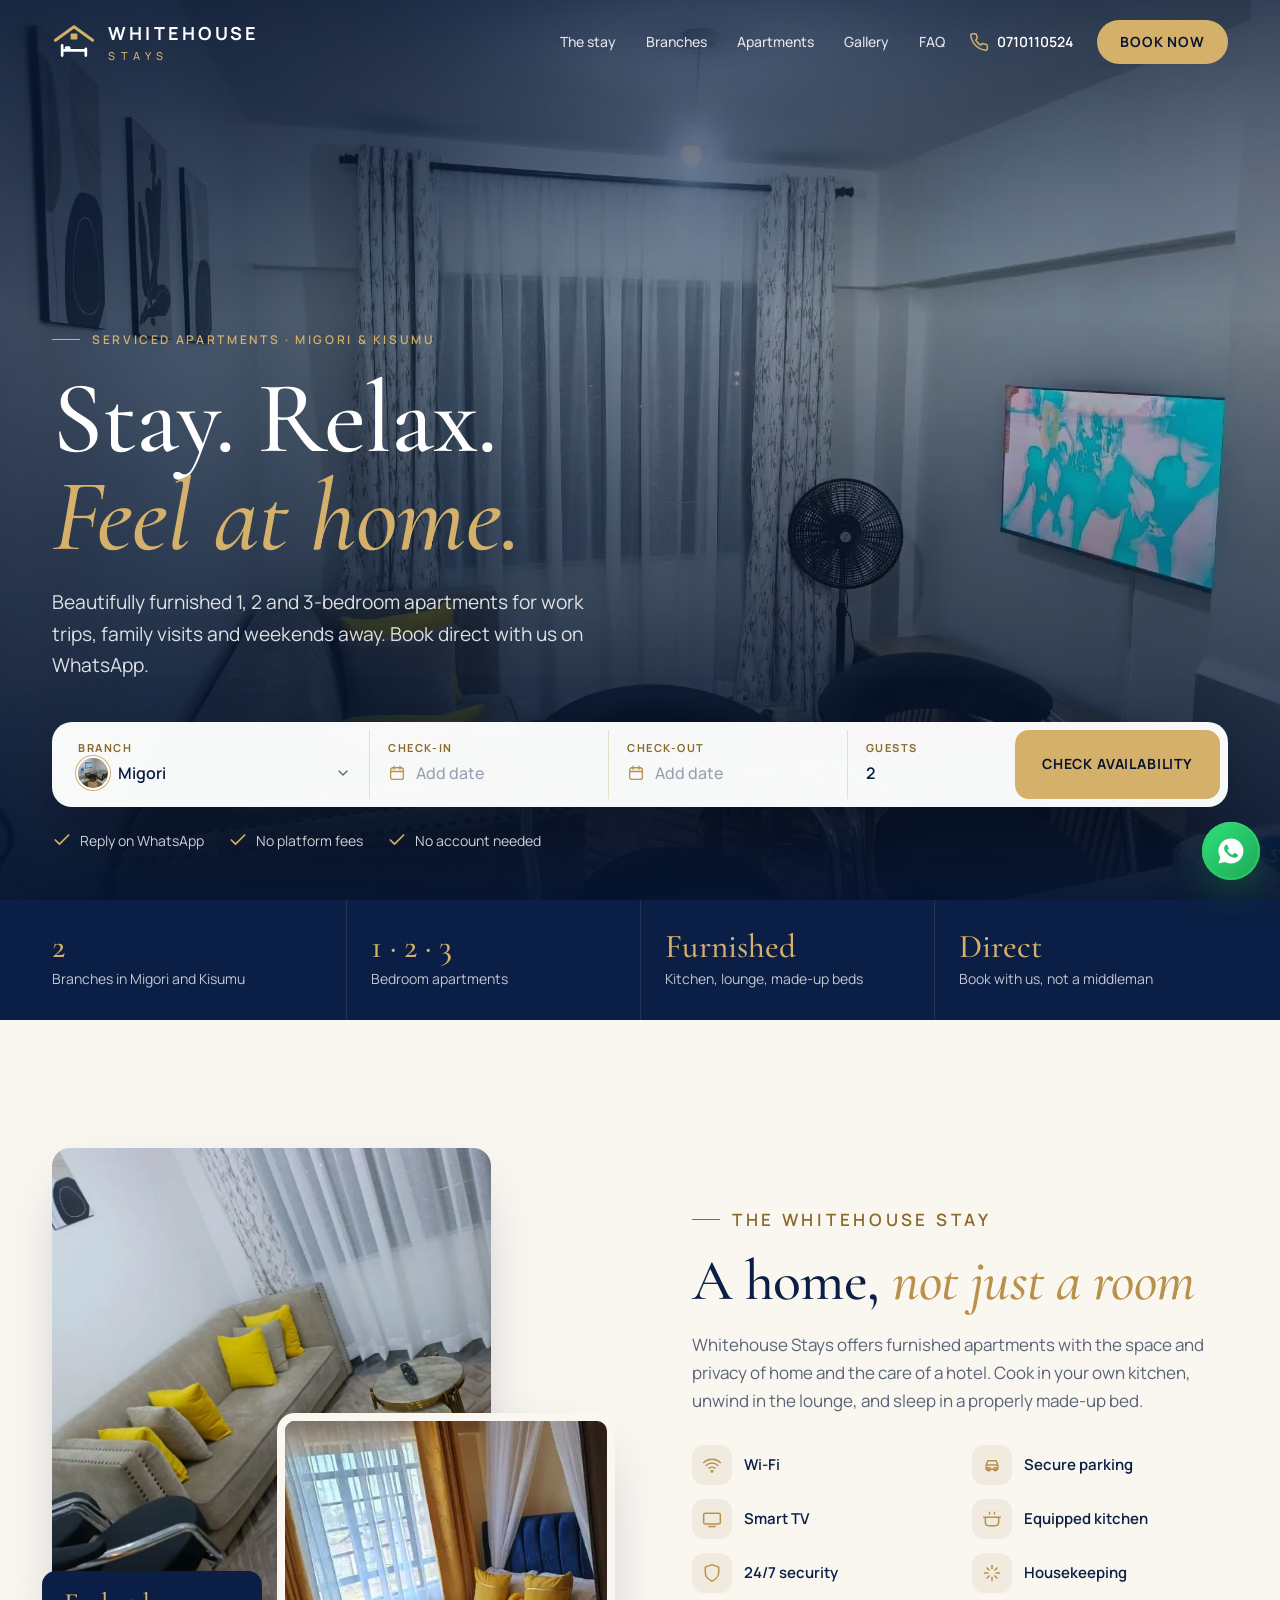
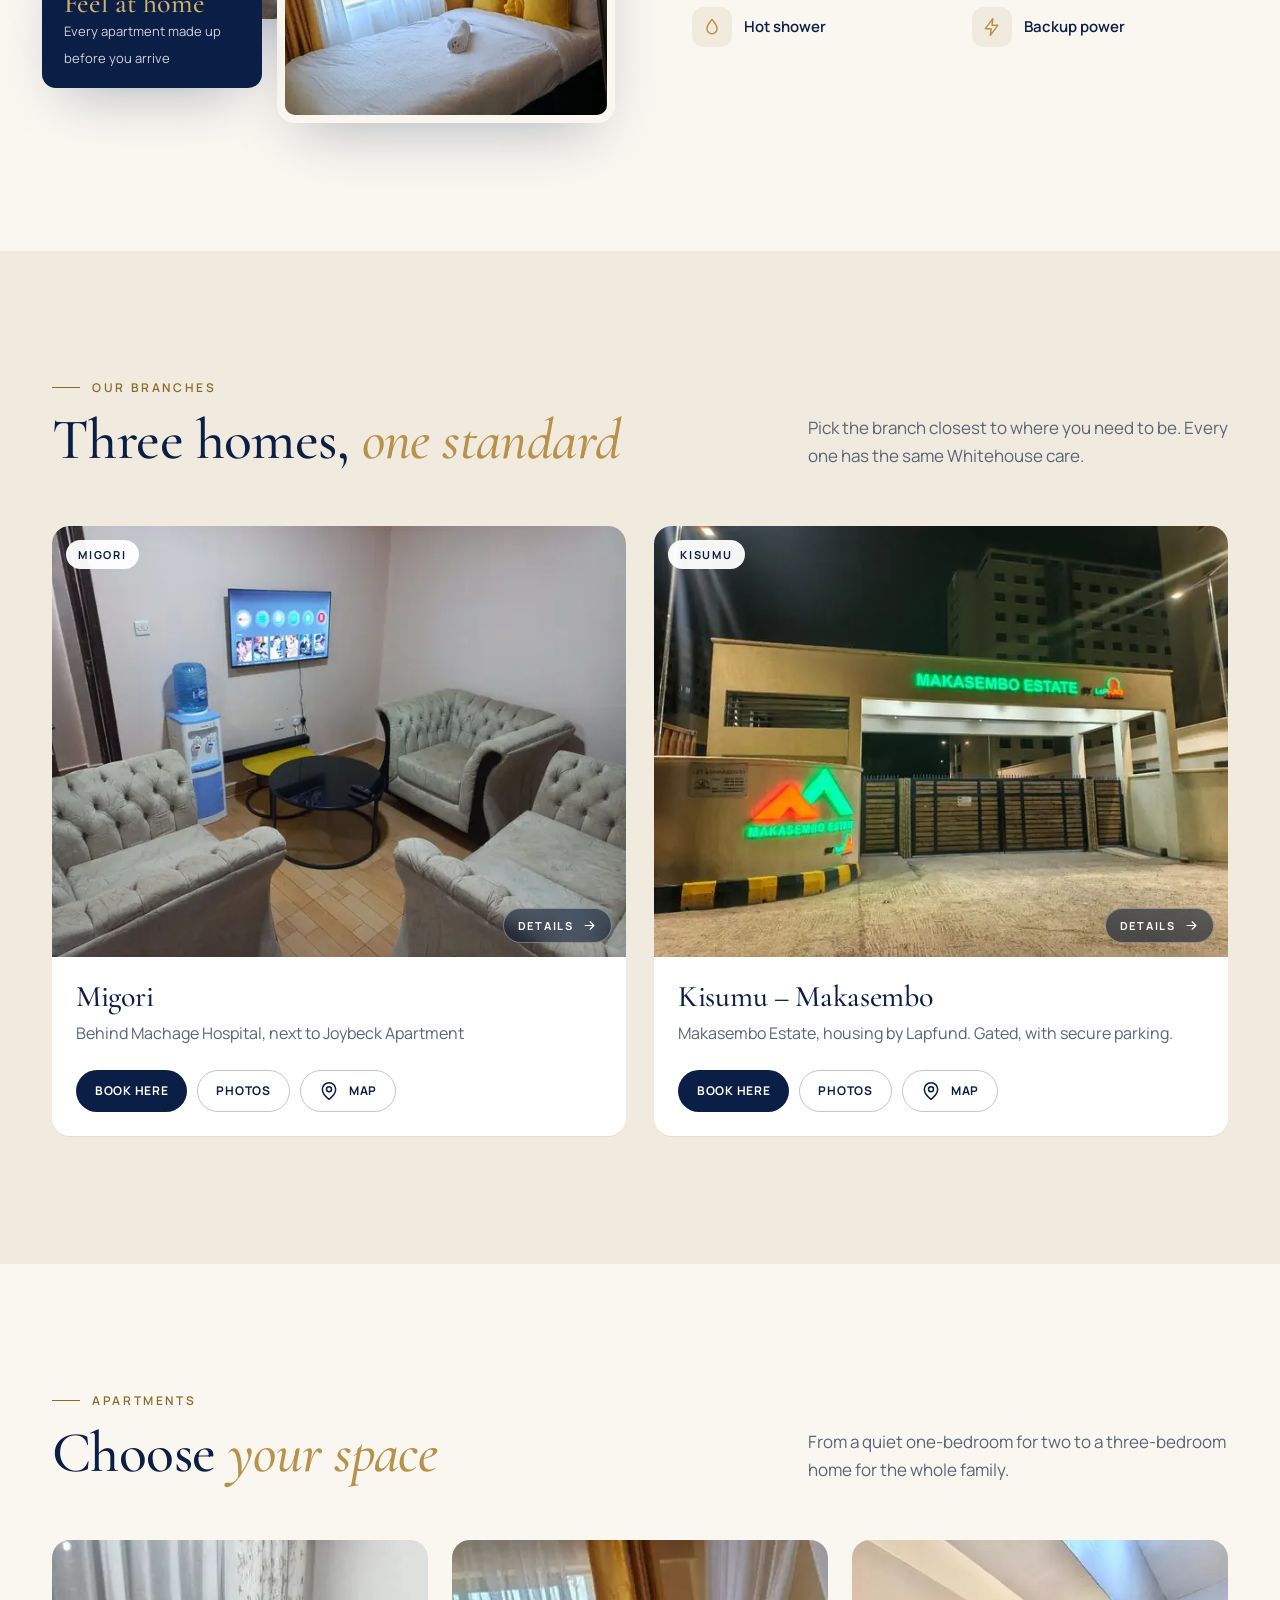
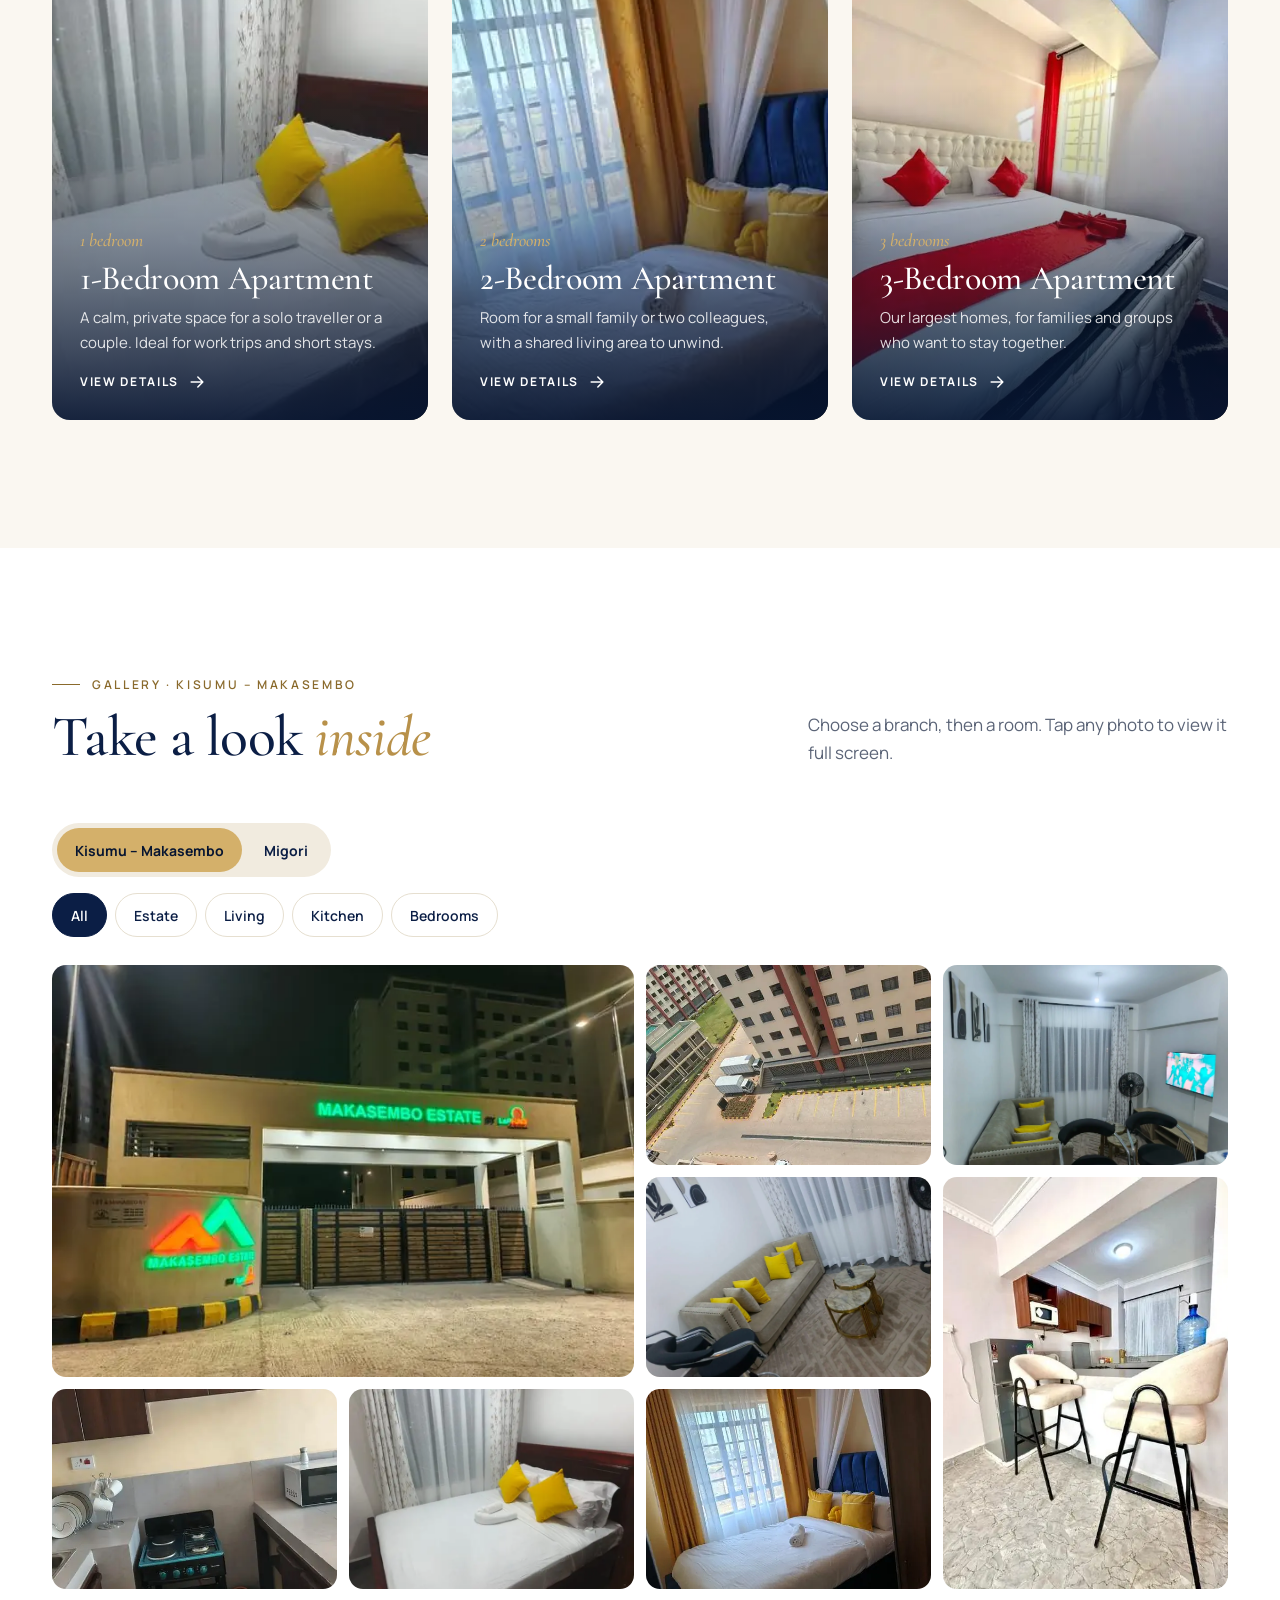
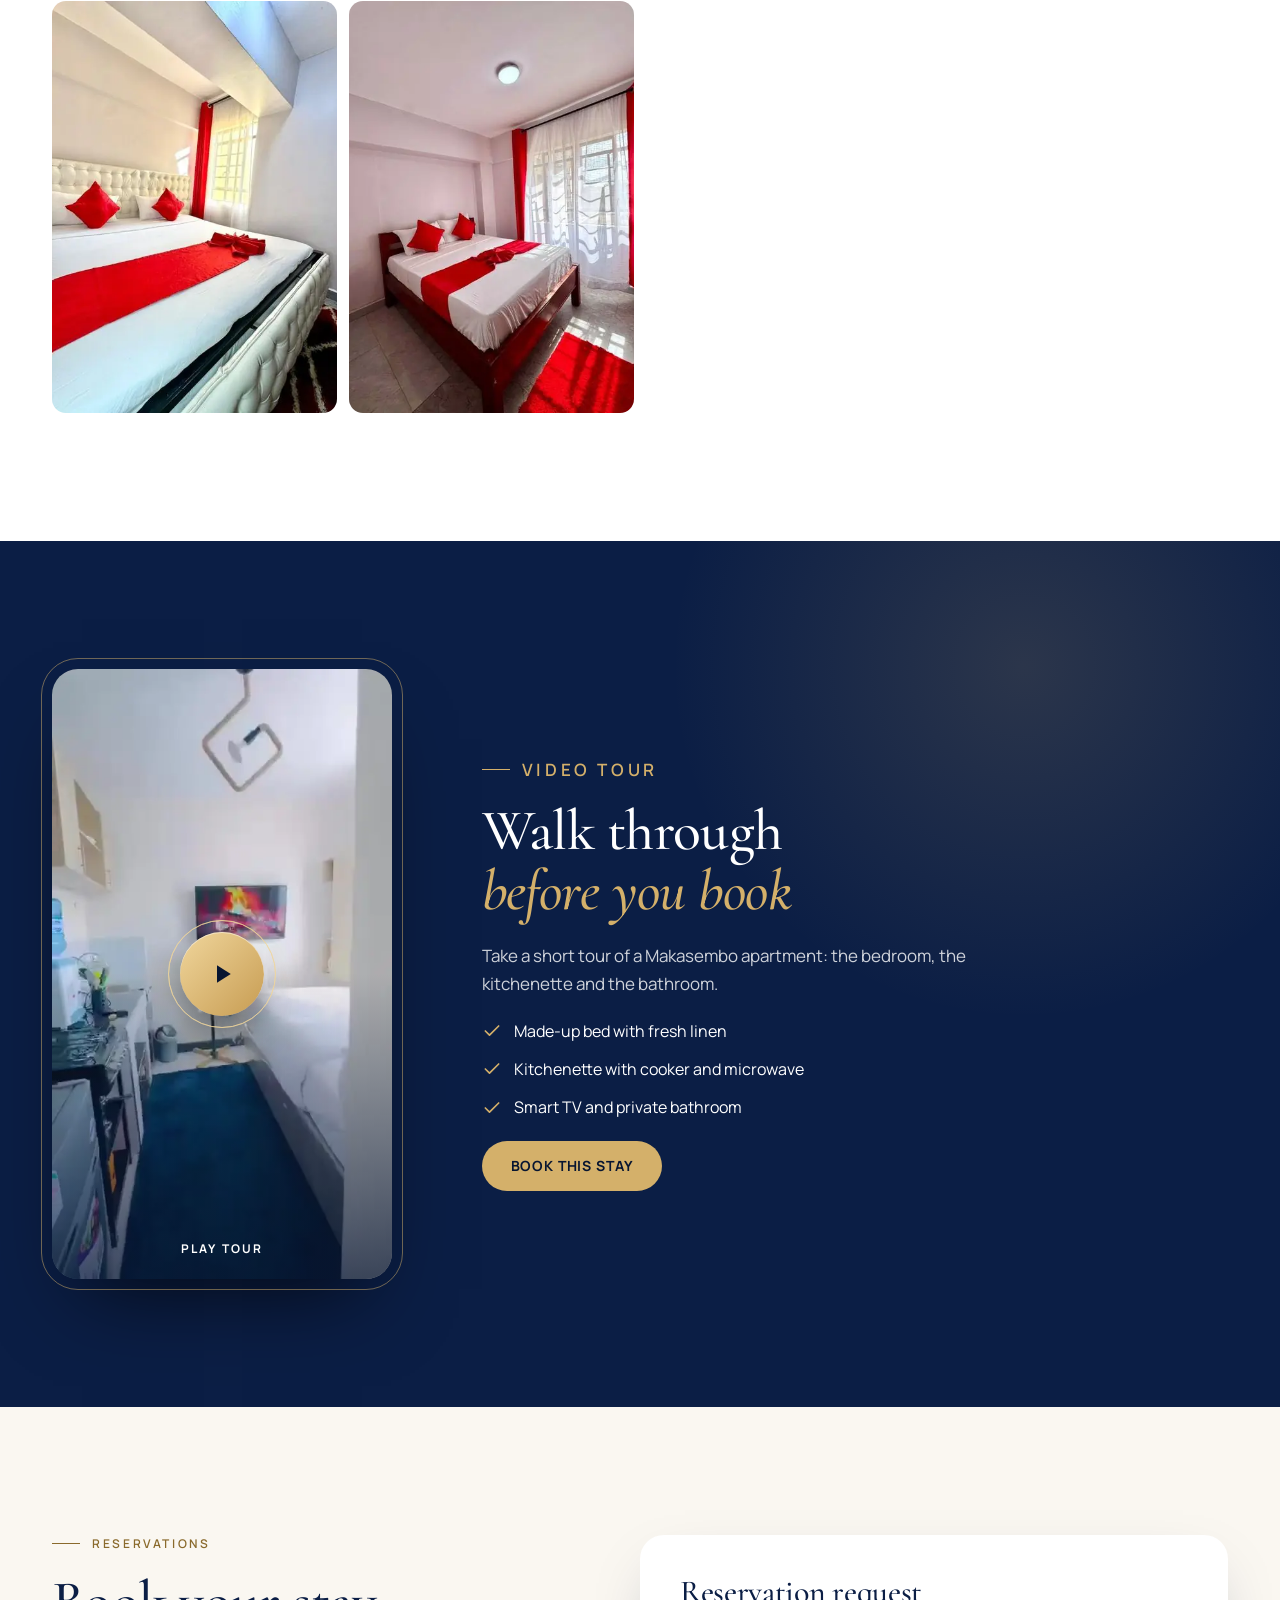
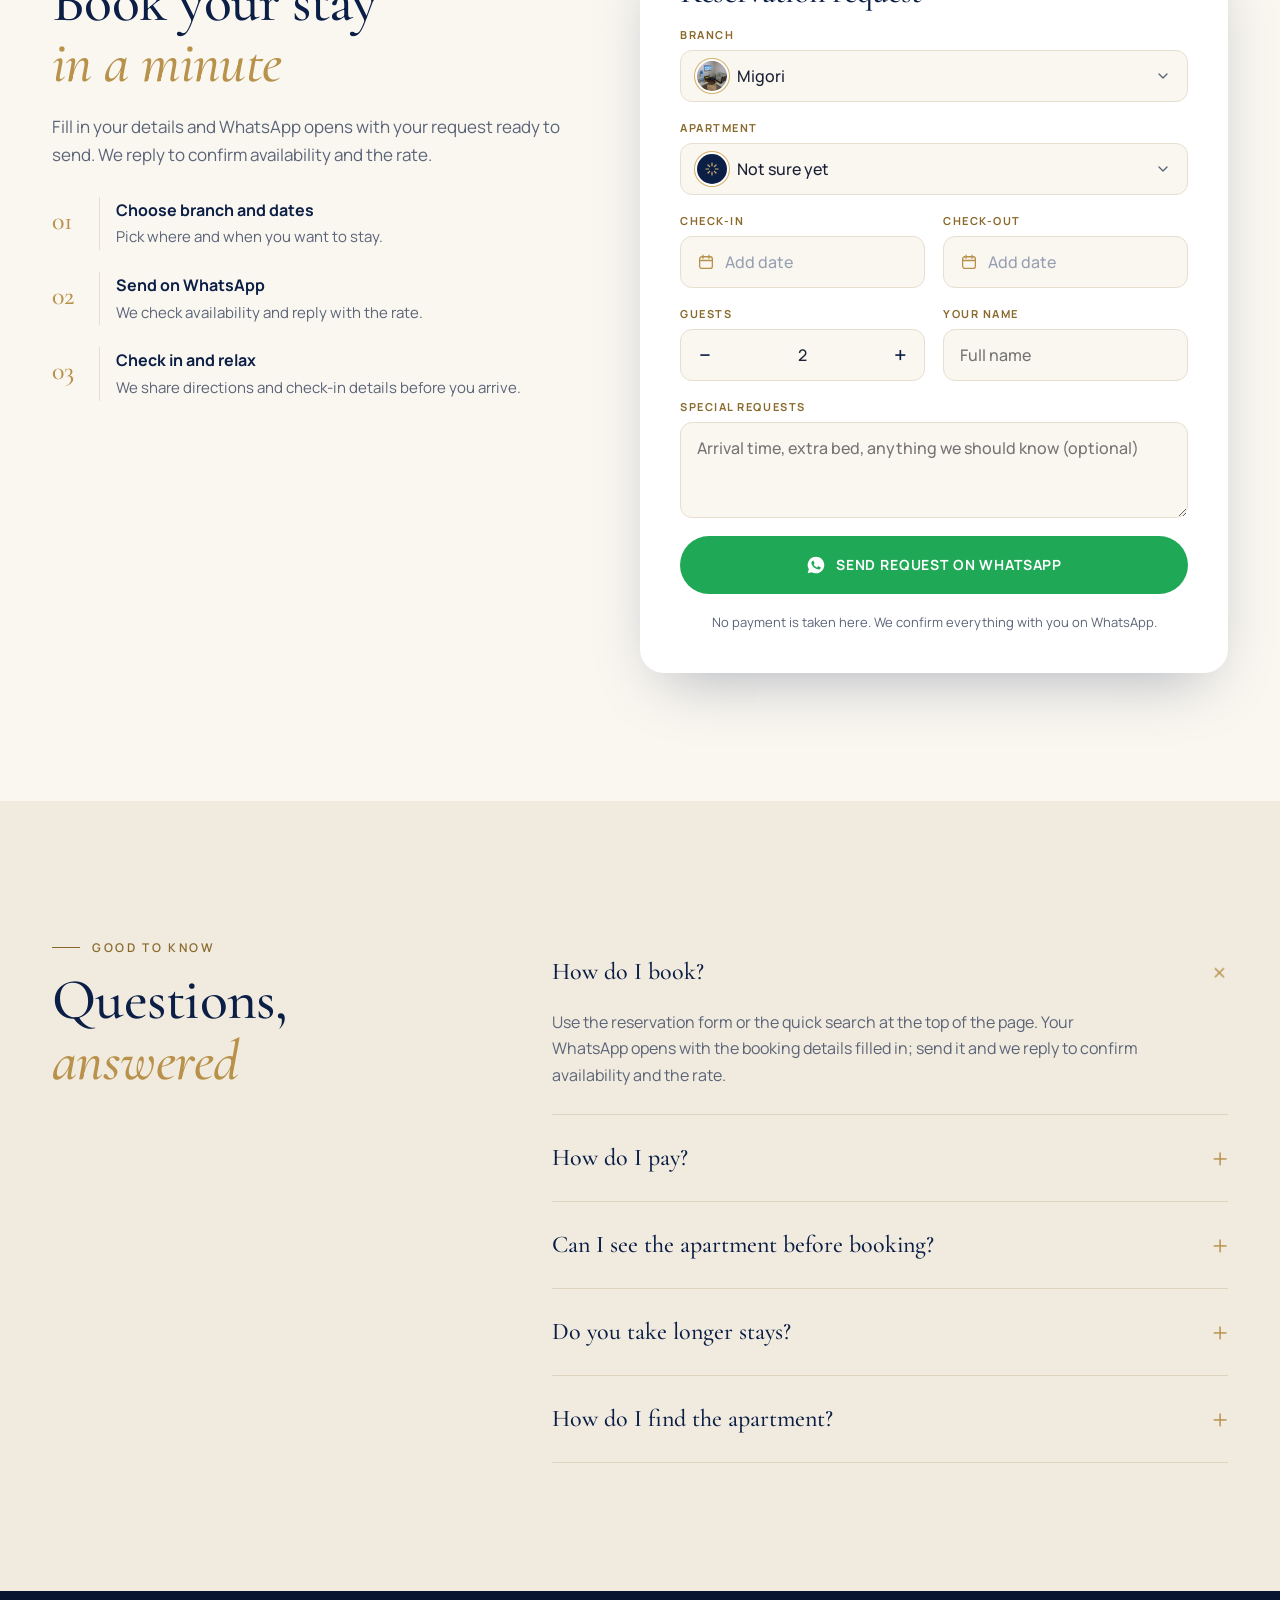
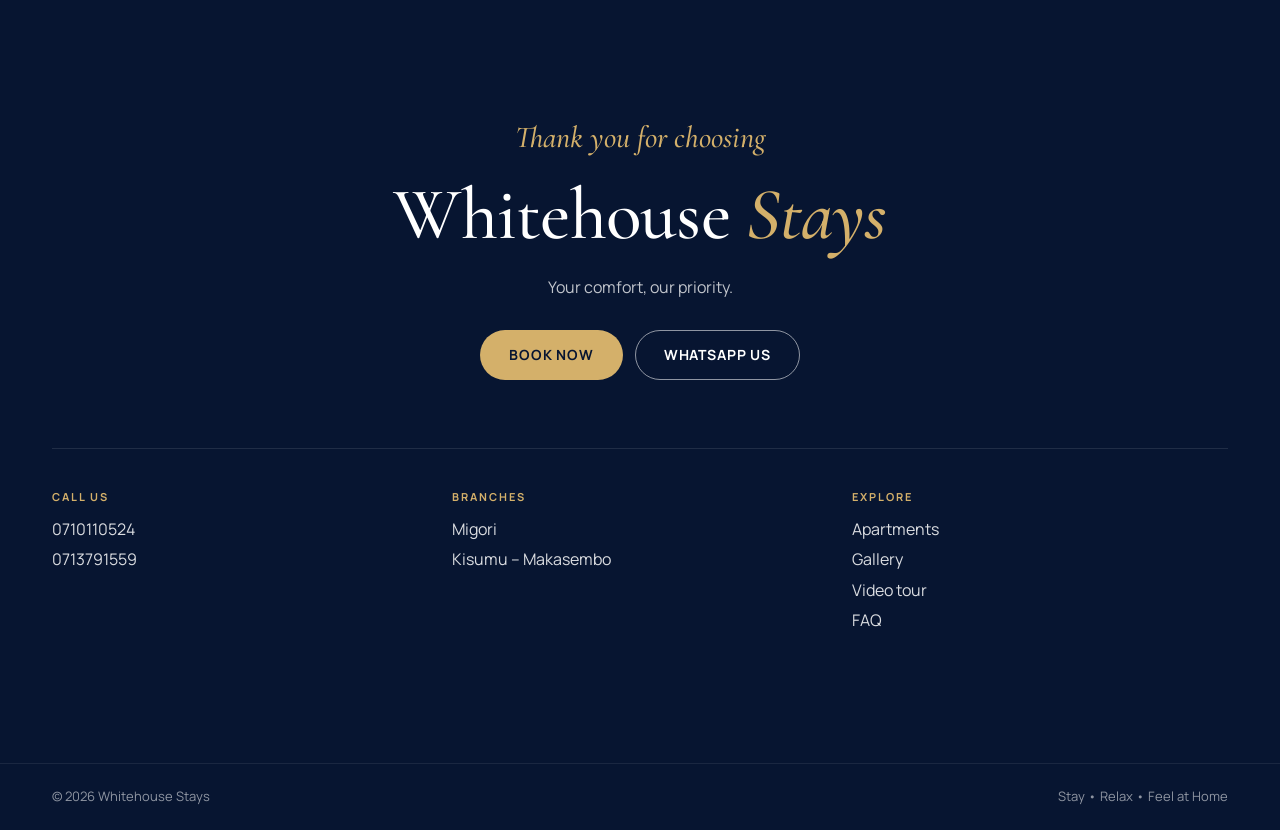
<file: index.html>
<!doctype html>
<html lang="en">
<head>
<meta charset="utf-8">
<meta name="viewport" content="width=device-width, initial-scale=1, viewport-fit=cover">
<title>Whitehouse Stays | Serviced apartments in Migori and Kisumu</title>
<meta name="description" content="Furnished 1, 2 and 3-bedroom serviced apartments in Migori and Kisumu (Makasembo Estate). Book direct on WhatsApp. Stay, relax, feel at home.">
<meta name="theme-color" content="#0b1e45">
<meta property="og:type" content="website">
<meta property="og:title" content="Whitehouse Stays · Serviced apartments in Migori and Kisumu">
<meta property="og:description" content="Furnished 1, 2 and 3-bedroom apartments. Book direct on WhatsApp.">
<meta property="og:image" content="images/makasembo/03-living-room.jpg">
<meta name="twitter:card" content="summary_large_image">
<link rel="icon" type="image/svg+xml" href="data:image/svg+xml,%3Csvg xmlns='http://www.w3.org/2000/svg' viewBox='0 0 52 44'%3E%3Crect width='52' height='44' rx='8' fill='%230b1e45'/%3E%3Cpath d='M6 21 26 6l20 15' stroke='%23d4b06a' stroke-width='4' fill='none' stroke-linecap='round' stroke-linejoin='round'/%3E%3Cpath d='M14 36V26M14 31h24M38 36V29' stroke='%23fff' stroke-width='3.5' stroke-linecap='round'/%3E%3C/svg%3E">
<link rel="preload" as="image" type="image/webp" href="images/makasembo/03-living-room.webp" fetchpriority="high">
<link rel="preconnect" href="https://fonts.googleapis.com">
<link rel="preconnect" href="https://fonts.gstatic.com" crossorigin>
<link href="https://fonts.googleapis.com/css2?family=Cormorant+Garamond:ital,wght@0,500;0,600;1,500&family=Manrope:wght@400;500;600;700&display=swap" rel="stylesheet">
<script type="application/ld+json">
{"@context":"https://schema.org","@type":"LodgingBusiness","name":"Whitehouse Stays","slogan":"Stay • Relax • Feel at Home",
 "description":"Furnished 1, 2 and 3-bedroom serviced apartments in Migori and Kisumu.","telephone":"+254710110524",
 "image":"images/makasembo/03-living-room.jpg","areaServed":["Migori","Kisumu"],
 "address":{"@type":"PostalAddress","addressLocality":"Kisumu","addressCountry":"KE","streetAddress":"Makasembo Estate"}}
</script>
<style>
/* Whitehouse Stays. Deep navy, champagne gold, ivory. Edit CONFIG at the bottom of the page for content. */
:root{
  --navy:#0b1e45;--navy-2:#13295a;--navy-3:#1c3670;--night:#071531;
  --gold:#d4b06a;--gold-2:#b8914a;--gold-ink:#8a6a2c;
  --ivory:#faf7f1;--sand:#f1ebdf;--ink:#1a2135;--muted:#5b6477;--line:#e6dfd0;
  --serif:"Cormorant Garamond",Georgia,"Times New Roman",serif;
  --sans:Manrope,system-ui,-apple-system,"Segoe UI",Roboto,Arial,sans-serif;
  --r:18px;--shadow:0 24px 60px -24px rgba(11,30,69,.35);--ease:cubic-bezier(.2,.7,.2,1)
}
*{box-sizing:border-box;min-width:0}
html{-webkit-text-size-adjust:100%;scroll-behavior:smooth;scroll-padding-top:80px}
body{margin:0;font:16px/1.65 var(--sans);color:var(--ink);background:var(--ivory);overflow-x:clip}
img,video{display:block;max-width:100%;height:auto}
picture{display:contents}
a{color:inherit}
h1,h2,h3{font-family:var(--serif);font-weight:500;line-height:1.05;margin:0;color:var(--navy);letter-spacing:-.01em;text-wrap:balance}
p{margin:0}
.wrap{width:min(1240px,100%);margin-inline:auto;padding-inline:clamp(18px,4vw,32px)}
.muted{color:var(--muted)}
.ico{width:20px;height:20px;flex:none}
.eyebrow{display:inline-flex;align-items:center;gap:12px;font:600 12px var(--sans);letter-spacing:.22em;text-transform:uppercase;color:var(--gold-ink)}
.eyebrow::before{content:"";width:28px;height:1px;background:currentColor}
.on-dark .eyebrow{color:var(--gold)}
.title{font-size:clamp(2.2rem,4.6vw,3.6rem)}
.title em{font-style:italic;color:var(--gold-2)}
.on-dark .title,.on-dark h3{color:#fff}.on-dark .title em{color:var(--gold)}
.section{padding-block:clamp(72px,10vw,128px)}
.head{display:flex;flex-wrap:wrap;justify-content:space-between;align-items:flex-end;gap:20px 48px;margin-bottom:clamp(36px,5vw,56px)}
.head>div{display:flex;flex-direction:column;gap:14px;max-width:640px}
.head>p{max-width:420px;font-size:17px}

/* buttons */
.btn{display:inline-flex;align-items:center;justify-content:center;gap:10px;min-height:50px;padding:0 28px;border-radius:999px;font:700 14px/1 var(--sans);letter-spacing:.06em;text-transform:uppercase;text-decoration:none;border:1px solid transparent;cursor:pointer;white-space:nowrap;transition:background .25s,color .25s,border-color .25s,transform .25s var(--ease)}
.btn:hover{transform:translateY(-1px)}
.btn-gold{background:var(--gold);color:var(--night)}.btn-gold:hover{background:#e2c288}
.btn-navy{background:var(--navy);color:#fff}.btn-navy:hover{background:var(--navy-3)}
.btn-line{border-color:rgba(11,30,69,.25);color:var(--navy);background:transparent}.btn-line:hover{border-color:var(--navy);background:#fff}
.btn-ghost{border-color:rgba(255,255,255,.55);color:#fff}.btn-ghost:hover{background:rgba(255,255,255,.1);border-color:#fff}
.btn-wa{background:#1fa855;color:#fff}.btn-wa:hover{background:#1b944b}
:is(a,button,input,select,textarea,summary):focus-visible{outline:2px solid var(--gold);outline-offset:3px}

/* header */
header{position:fixed;inset:0 0 auto;z-index:40;transition:background .35s,box-shadow .35s;padding-top:env(safe-area-inset-top)}
header .wrap{display:flex;align-items:center;gap:24px;height:84px;transition:height .35s}
header.solid{background:rgba(11,30,69,.96);backdrop-filter:blur(12px);box-shadow:0 10px 30px -12px rgba(0,0,0,.4)}
header.solid .wrap{height:68px}
.logo{display:flex;align-items:center;gap:12px;text-decoration:none;color:#fff}
.logo svg{width:44px;height:38px}
.logo b{display:block;font:700 18px var(--sans);letter-spacing:.18em}
.logo i{display:block;font:500 11px var(--sans);font-style:normal;letter-spacing:.5em;color:var(--gold);margin-top:3px}
.nav{display:flex;gap:30px;margin-left:auto}
.nav a{color:rgba(255,255,255,.85);text-decoration:none;font-size:14px;font-weight:500;position:relative;padding:6px 0}
.nav a::after{content:"";position:absolute;left:0;right:0;bottom:0;height:1px;background:var(--gold);transform:scaleX(0);transition:transform .3s var(--ease)}
.nav a:hover{color:#fff}.nav a:hover::after{transform:scaleX(1)}
header .btn{min-height:44px;padding:0 22px}
.call{color:#fff;text-decoration:none;font-weight:600;font-size:14px;display:flex;gap:8px;align-items:center}
@media(max-width:1020px){.nav,.call{display:none}header .btn{margin-left:auto}}
@media(max-width:600px){header .btn{display:none}header .wrap{height:70px}}

/* hero */
.hero{position:relative;min-height:min(100svh,920px);display:flex;align-items:flex-end;color:#fff;isolation:isolate;overflow:hidden;background:var(--night)}
.hero-bg{position:absolute;inset:0;z-index:-2}
.hero-bg img{width:100%;height:100%;object-fit:cover;object-position:50% 55%;transform:scale(1.08);animation:drift 18s var(--ease) forwards}
@keyframes drift{to{transform:scale(1)}}
.hero::after{content:"";position:absolute;inset:0;z-index:-1;background:linear-gradient(180deg,rgba(7,21,49,.75) 0,rgba(7,21,49,.25) 35%,rgba(7,21,49,.55) 65%,rgba(7,21,49,.95) 100%),linear-gradient(90deg,rgba(7,21,49,.6),transparent 70%)}
.hero .wrap{padding-top:140px;padding-bottom:clamp(28px,4vw,48px);display:flex;flex-direction:column;gap:22px}
.hero .eyebrow{color:var(--gold)}
.hero h1{color:#fff;font-size:clamp(3rem,8vw,6.4rem);line-height:.95;max-width:12ch}
.hero h1 em{color:var(--gold);font-style:italic}
.hero .lead{font-size:clamp(1.05rem,1.6vw,1.2rem);color:rgba(255,255,255,.85);max-width:540px}

/* quick booking bar */
.qbar{margin-top:18px;display:grid;grid-template-columns:1.3fr 1fr 1fr .7fr auto;background:rgba(255,255,255,.97);color:var(--ink);border-radius:20px;padding:8px;box-shadow:0 30px 80px -20px rgba(0,0,0,.55)}
.qbar label{display:flex;flex-direction:column;gap:2px;padding:10px 18px;border-right:1px solid var(--line);font:700 11px var(--sans);letter-spacing:.14em;text-transform:uppercase;color:var(--gold-ink)}
.qbar label:nth-last-of-type(1){border-right:0}
.qbar input,.qbar select{border:0;padding:0;min-height:32px;background:transparent;font:600 16px var(--sans);color:var(--navy);letter-spacing:0;text-transform:none;width:100%;box-shadow:none}
.qbar .btn{min-height:auto;border-radius:14px;padding:0 26px}
.qmeta{display:flex;gap:10px 24px;flex-wrap:wrap;font-size:14px;color:rgba(255,255,255,.8)}
.qmeta span{display:flex;align-items:center;gap:8px}.qmeta svg{color:var(--gold)}
@media(max-width:900px){.qbar{grid-template-columns:1fr 1fr}.qbar label{border-right:0;border-bottom:1px solid var(--line)}.qbar label:first-of-type,.qbar label:nth-of-type(4){grid-column:1/-1}.qbar .btn{grid-column:1/-1;min-height:54px;margin-top:6px}}

/* facts strip */
.facts{background:var(--navy);color:#fff}
.facts .wrap{display:grid;grid-template-columns:repeat(4,1fr)}
.fact{padding:30px 24px;border-left:1px solid rgba(255,255,255,.1);display:flex;flex-direction:column;gap:4px}
.fact:first-child{border-left:0;padding-left:0}
.fact b{font:500 clamp(1.6rem,2.6vw,2.2rem)/1 var(--serif);color:var(--gold)}
.fact span{font-size:14px;color:rgba(255,255,255,.75)}
@media(max-width:760px){.facts .wrap{grid-template-columns:1fr 1fr}.fact{padding:22px 16px;border-left:0;border-top:1px solid rgba(255,255,255,.1)}.fact:nth-child(-n+2){border-top:0}.fact:nth-child(odd){padding-left:0}}

/* about */
.about{display:grid;grid-template-columns:1.05fr 1fr;gap:clamp(40px,6vw,96px);align-items:center}
.collage{position:relative;aspect-ratio:1/1.02}
.collage .a,.collage .b{position:absolute;overflow:hidden;border-radius:var(--r);box-shadow:var(--shadow)}
.collage .a{inset:0 22% 18% 0}.collage .b{inset:46% 0 0 40%;border:8px solid var(--ivory)}
.collage img{width:100%;height:100%;object-fit:cover}
.collage .tag{position:absolute;left:-10px;bottom:6%;background:var(--navy);color:#fff;padding:18px 22px;border-radius:14px;box-shadow:var(--shadow);max-width:220px}
.collage .tag b{display:block;font:500 28px/1 var(--serif);color:var(--gold)}
.collage .tag span{font-size:13px;color:rgba(255,255,255,.8)}
.about-copy{display:flex;flex-direction:column;gap:20px}
.about-copy p{font-size:17px}
.amen{display:grid;grid-template-columns:1fr 1fr;gap:14px 24px;margin-top:10px;padding:0;list-style:none}
.amen li{display:flex;align-items:center;gap:12px;font-weight:600;font-size:15px;color:var(--navy)}
.amen li span{width:40px;height:40px;border-radius:12px;background:var(--sand);display:grid;place-items:center;color:var(--gold-2);flex:none}
@media(max-width:900px){.about{grid-template-columns:1fr}.collage{max-width:560px;width:100%}.collage .tag{left:0}}

/* branches */
.branches{background:var(--sand)}
.bgrid{display:grid;grid-template-columns:repeat(2,1fr);gap:28px}
.bcard{background:#fff;border-radius:var(--r);overflow:hidden;display:flex;flex-direction:column;box-shadow:0 1px 0 var(--line);transition:transform .4s var(--ease),box-shadow .4s,opacity .9s var(--ease)}
.bcard:hover{transform:translateY(-6px);box-shadow:var(--shadow)}
.bimg{position:relative;aspect-ratio:4/3;overflow:hidden;background:var(--navy-2)}
.bimg img{width:100%;height:100%;object-fit:cover;transition:transform .8s var(--ease)}
.bcard:hover .bimg img{transform:scale(1.05)}
.bimg .ph{position:absolute;inset:0;display:grid;place-items:center;text-align:center;color:rgba(255,255,255,.75);font-size:14px;background:radial-gradient(circle at 30% 20%,var(--navy-3),var(--navy) 70%)}
.bimg .ph svg{margin:0 auto 10px}
.bimg .town{position:absolute;top:14px;left:14px;background:rgba(255,255,255,.95);color:var(--navy);font:700 11px var(--sans);letter-spacing:.16em;text-transform:uppercase;padding:7px 12px;border-radius:999px}
.bbody{padding:24px;display:flex;flex-direction:column;gap:8px;flex:1}
.bbody h3{font-size:30px}
.bbody .acts{display:flex;flex-wrap:wrap;gap:10px;margin-top:auto;padding-top:16px}
.bbody .btn{min-height:42px;padding:0 18px;font-size:12px}
@media(max-width:960px){.bgrid{grid-template-columns:1fr 1fr}}
@media(max-width:640px){.bgrid{grid-template-columns:1fr}}

/* apartments */
.agrid{display:grid;grid-template-columns:repeat(3,1fr);gap:24px}
.acard{position:relative;border-radius:var(--r);overflow:hidden;min-height:480px;display:flex;align-items:flex-end;color:#fff;isolation:isolate;text-decoration:none}
.acard img{position:absolute;inset:0;width:100%;height:100%;object-fit:cover;z-index:-2;transition:transform .9s var(--ease)}
.acard::after{content:"";position:absolute;inset:0;z-index:-1;background:linear-gradient(180deg,transparent 30%,rgba(7,21,49,.92) 100%)}
.acard:hover img{transform:scale(1.06)}
.acard .in{padding:28px;display:flex;flex-direction:column;gap:10px}
.acard .n{font:italic 500 18px var(--serif);color:var(--gold)}
.acard h3{color:#fff;font-size:34px}
.acard p{color:rgba(255,255,255,.85);font-size:15px}
.acard .price{font:600 15px var(--sans);color:var(--gold)}
.acard .go{display:inline-flex;align-items:center;gap:8px;font:700 12px var(--sans);letter-spacing:.14em;text-transform:uppercase;color:#fff;margin-top:6px}
.acard .go svg{transition:transform .3s var(--ease)}.acard:hover .go svg{transform:translateX(4px)}
@media(max-width:960px){.agrid{grid-template-columns:1fr}.acard{min-height:380px}}

/* gallery */
.gallery-sec{background:#fff}
.btabs{display:inline-flex;flex-wrap:wrap;gap:4px;padding:5px;border-radius:999px;background:var(--sand);margin-bottom:16px}
.btabs .tab{border:0;font-weight:700}
.btabs .tab[aria-pressed=true]{background:var(--gold);color:var(--night)}
.tabs{display:flex;flex-wrap:wrap;gap:8px;margin-bottom:28px}
.tab{border:1px solid var(--line);background:transparent;color:var(--navy);padding:10px 18px;border-radius:999px;font:600 14px var(--sans);cursor:pointer;min-height:44px;transition:all .25s}
.tab:hover{border-color:var(--navy)}
.tab[aria-pressed=true]{background:var(--navy);color:#fff;border-color:var(--navy)}
.gal{display:grid;grid-template-columns:repeat(4,1fr);grid-auto-rows:200px;grid-auto-flow:dense;gap:12px}
.gi{position:relative;overflow:hidden;border-radius:14px;border:0;padding:0;background:var(--sand);cursor:zoom-in;animation:fade .5s var(--ease)}
.gi.wide{grid-column:span 2;grid-row:span 2}.gi.tall{grid-row:span 2}
.gi img{width:100%;height:100%;object-fit:cover;transition:transform .8s var(--ease)}
.gi:hover img{transform:scale(1.06)}
.gi span{position:absolute;left:12px;bottom:12px;background:rgba(255,255,255,.95);color:var(--navy);font:600 12px var(--sans);padding:6px 12px;border-radius:999px;opacity:0;transform:translateY(6px);transition:all .3s var(--ease)}
.gi:hover span,.gi:focus-visible span{opacity:1;transform:none}
@keyframes fade{from{opacity:0;transform:scale(.97)}}
@media(max-width:900px){.gal{grid-template-columns:repeat(3,1fr)}}
@media(max-width:600px){.gal{grid-template-columns:1fr 1fr;grid-auto-rows:150px;gap:8px}.gi span{opacity:1;transform:none;font-size:11px;left:8px;bottom:8px}}

/* video */
.video{background:var(--navy);color:#fff;position:relative;overflow:hidden}
.video::before{content:"";position:absolute;right:-10%;top:-30%;width:60%;aspect-ratio:1;border-radius:50%;background:radial-gradient(circle,rgba(212,176,106,.16),transparent 65%)}
.vgrid{display:grid;grid-template-columns:auto 1fr;gap:clamp(36px,7vw,110px);align-items:center;position:relative}
.vframe{position:relative;width:min(340px,80vw);aspect-ratio:464/832;border-radius:26px;overflow:hidden;box-shadow:0 40px 80px -30px rgba(0,0,0,.7);outline:1px solid rgba(212,176,106,.5);outline-offset:10px;background:var(--night)}
.vframe video,.vframe img{width:100%;height:100%;object-fit:cover}
.vplay{position:absolute;inset:0;border:0;background:linear-gradient(180deg,transparent 50%,rgba(7,21,49,.7));cursor:pointer;display:grid;place-items:center;padding:0}
.vplay span{width:84px;height:84px;border-radius:50%;background:rgba(255,255,255,.95);display:grid;place-items:center;color:var(--navy);box-shadow:0 0 0 12px rgba(255,255,255,.18);transition:transform .3s var(--ease)}
.vplay:hover span{transform:scale(1.08)}
.vplay em{position:absolute;bottom:22px;left:0;right:0;text-align:center;font:700 12px var(--sans);letter-spacing:.18em;text-transform:uppercase;font-style:normal;color:#fff}
.vcopy{display:flex;flex-direction:column;gap:20px;max-width:520px}
.vcopy p{color:rgba(255,255,255,.8);font-size:17px}
.vlist{list-style:none;padding:0;margin:0;display:grid;gap:12px}
.vlist li{display:flex;gap:12px;align-items:center;color:#fff}.vlist svg{color:var(--gold)}
@media(max-width:820px){.vgrid{grid-template-columns:1fr;justify-items:center}}

/* booking */
.bookgrid{display:grid;grid-template-columns:1fr 1.15fr;gap:clamp(36px,6vw,80px);align-items:start}
.bcopy{display:flex;flex-direction:column;gap:20px;position:sticky;top:110px}
.steps{list-style:none;margin:8px 0 0;padding:0;display:grid;gap:22px;counter-reset:s}
.steps li{display:grid;grid-template-columns:48px 1fr;gap:16px;counter-increment:s}
.steps li::before{content:counter(s,decimal-leading-zero);font:500 26px/48px var(--serif);color:var(--gold-2);border-right:1px solid var(--line)}
.steps b{display:block;color:var(--navy);font-size:16px}
.steps span{font-size:15px;color:var(--muted)}
.form{background:#fff;border-radius:24px;padding:clamp(22px,4vw,40px);box-shadow:var(--shadow);display:grid;grid-template-columns:minmax(0,1fr) minmax(0,1fr);gap:18px}
.form h3{grid-column:1/-1;font-size:32px}
.form label{display:flex;flex-direction:column;gap:8px;font:700 11px var(--sans);letter-spacing:.14em;text-transform:uppercase;color:var(--gold-ink)}
.form .full{grid-column:1/-1}
input,select,textarea{width:100%;font:500 16px var(--sans);color:var(--ink);min-height:52px;padding:0 16px;border:1px solid var(--line);border-radius:12px;background:var(--ivory);letter-spacing:0;text-transform:none;transition:border-color .2s,background .2s}
input:hover,select:hover,textarea:hover{border-color:#cfc4ad}
input:focus,select:focus,textarea:focus{background:#fff;border-color:var(--gold-2);outline:none;box-shadow:0 0 0 4px rgba(212,176,106,.2)}
textarea{padding:14px 16px;min-height:96px;resize:vertical}
.stepper{display:flex;align-items:center;border:1px solid var(--line);border-radius:12px;background:var(--ivory);min-height:52px}
.stepper button{width:48px;height:50px;border:0;background:transparent;font:500 22px var(--sans);color:var(--navy);cursor:pointer;flex:none}
.stepper input{border:0;background:transparent;text-align:center;min-height:50px;padding:0;-moz-appearance:textfield;box-shadow:none}
.stepper input::-webkit-inner-spin-button{-webkit-appearance:none}
.summary{grid-column:1/-1;display:flex;flex-wrap:wrap;gap:6px 18px;align-items:center;padding:16px 18px;border-radius:14px;background:var(--sand);font-size:14px;color:var(--navy)}
.summary b{font:500 22px var(--serif)}
.summary:empty{display:none}
.err{grid-column:1/-1;color:#a3261e;font-weight:600;font-size:14px}
.err:empty{display:none}
.form .btn{grid-column:1/-1;min-height:58px;font-size:14px}
.fine{grid-column:1/-1;text-align:center;font-size:13px;color:var(--muted)}
@media(max-width:900px){.bookgrid{grid-template-columns:1fr}.bcopy{position:static}}
@media(max-width:520px){.form{grid-template-columns:minmax(0,1fr)}}

/* faq */
.faq{background:var(--sand)}
.faqgrid{display:grid;grid-template-columns:1fr 1.6fr;gap:clamp(32px,6vw,80px)}
details{border-bottom:1px solid #ddd3bf;padding:6px 0}
summary{list-style:none;cursor:pointer;display:flex;justify-content:space-between;align-items:center;gap:16px;padding:18px 0;font:500 24px/1.2 var(--serif);color:var(--navy)}
summary::-webkit-details-marker{display:none}
summary::after{content:"+";font:300 28px var(--sans);color:var(--gold-2);transition:transform .3s var(--ease);flex:none}
details[open] summary::after{transform:rotate(45deg)}
details p{padding:0 0 20px;color:var(--muted);max-width:60ch}
@media(max-width:820px){.faqgrid{grid-template-columns:1fr}}

/* contact + footer */
.contact{background:var(--night);color:#fff;text-align:center}
.contact .wrap{display:flex;flex-direction:column;align-items:center;gap:20px}
.contact .tagline{font:italic 500 clamp(1.4rem,2.5vw,1.9rem) var(--serif);color:var(--gold)}
.contact .title{font-size:clamp(2.4rem,6vw,4.6rem)}
.contact .acts{display:flex;flex-wrap:wrap;justify-content:center;gap:12px;margin-top:10px}
.ccols{display:grid;grid-template-columns:repeat(3,1fr);gap:24px;width:100%;margin-top:48px;padding-top:40px;border-top:1px solid rgba(255,255,255,.1);text-align:left}
.ccols h4{margin:0 0 10px;font:700 11px var(--sans);letter-spacing:.18em;text-transform:uppercase;color:var(--gold)}
.ccols a,.ccols span{display:block;color:rgba(255,255,255,.85);text-decoration:none;line-height:1.9}
.ccols a:hover{color:#fff}
footer{background:var(--night);border-top:1px solid rgba(255,255,255,.08);color:rgba(255,255,255,.55);font-size:13px}
footer .wrap{display:flex;flex-wrap:wrap;justify-content:space-between;gap:8px;padding-block:22px}
@media(max-width:700px){.ccols{grid-template-columns:1fr;text-align:center}}

/* floating actions */
.fab{position:fixed;right:20px;bottom:20px;width:58px;height:58px;border-radius:50%;background:#25d366;display:grid;place-items:center;box-shadow:0 14px 30px -8px rgba(0,0,0,.4);z-index:30;transition:transform .3s var(--ease)}
.fab:hover{transform:scale(1.07)}
.mbar{display:none}
@media(max-width:760px){
  .fab{display:none}
  body{padding-bottom:calc(84px + env(safe-area-inset-bottom))}
  .mbar{display:grid;grid-template-columns:1fr 1fr 1.3fr;gap:6px;position:fixed;left:10px;right:10px;bottom:calc(10px + env(safe-area-inset-bottom));z-index:30;background:rgba(255,255,255,.97);backdrop-filter:blur(10px);border-radius:20px;padding:6px;box-shadow:0 18px 40px -10px rgba(0,0,0,.35)}
  .mbar a{display:flex;flex-direction:column;align-items:center;justify-content:center;gap:3px;min-height:54px;border-radius:15px;text-decoration:none;font:700 12px var(--sans);color:var(--navy)}
  .mbar a.on{background:var(--navy);color:#fff}
}

/* lightbox */
.lb{border:0;padding:0;margin:0;width:100vw;height:100dvh;max-width:none;max-height:none;background:rgba(5,13,32,.97);color:#fff}
.lb::backdrop{background:rgba(5,13,32,.97)}
.lb[open]{display:grid;grid-template-rows:auto 1fr auto}
.lb-top{display:flex;justify-content:space-between;align-items:center;padding:16px 20px;font-size:14px;color:rgba(255,255,255,.8)}
.lb-stage{display:grid;place-items:center;padding:0 72px;overflow:hidden}
.lb-stage img{max-width:100%;max-height:calc(100dvh - 200px);border-radius:10px;animation:fade .35s var(--ease)}
.lb-thumbs{display:flex;gap:8px;overflow-x:auto;padding:14px 20px 20px;justify-content:center;scrollbar-width:none}
.lb-thumbs button{flex:none;width:72px;height:52px;padding:0;border:2px solid transparent;border-radius:8px;overflow:hidden;opacity:.5;cursor:pointer;background:none;transition:opacity .2s}
.lb-thumbs button[aria-current=true]{opacity:1;border-color:var(--gold)}
.lb-thumbs img{width:100%;height:100%;object-fit:cover}
.lbb{border:0;background:rgba(255,255,255,.1);color:#fff;border-radius:50%;width:48px;height:48px;display:grid;place-items:center;cursor:pointer;transition:background .2s}
.lbb:hover{background:var(--gold);color:var(--night)}
.lb-prev,.lb-next{position:fixed;top:50%;transform:translateY(-50%)}
.lb-prev{left:16px}.lb-next{right:16px}
@media(max-width:600px){.lb-stage{padding:0 10px}.lb-prev,.lb-next{top:auto;bottom:90px;transform:none}.lb-thumbs{justify-content:flex-start}}

/* reveal on scroll */
.rv{opacity:0;transform:translateY(28px);transition:opacity .9s var(--ease),transform .9s var(--ease)}
.rv.in{opacity:1;transform:none}
@media(prefers-reduced-motion:reduce){html{scroll-behavior:auto}.rv{opacity:1;transform:none;transition:none}.hero-bg img{animation:none;transform:none}*{transition-duration:.01ms!important;animation-duration:.01ms!important}}
/* ---- date picker ---- */
.dbtn{display:flex;align-items:center;gap:10px;width:100%;text-align:left;cursor:pointer;font:600 16px var(--sans);color:var(--navy);background:transparent;border:0;padding:0;min-height:32px;letter-spacing:0;text-transform:none}
.dbtn svg{width:18px;height:18px;color:var(--gold-2);flex:none;transition:transform .3s var(--ease)}
.dbtn:hover svg{transform:translateY(-1px) scale(1.08)}
.dbtn.empty span{color:#97a0b2;font-weight:500}
.form .dbtn{min-height:52px;padding:0 16px;border:1px solid var(--line);border-radius:12px;background:var(--ivory);font-weight:500;color:var(--ink);transition:border-color .2s,background .2s,box-shadow .2s}
.form .dbtn:hover{border-color:#cfc4ad}
.form .dbtn[aria-expanded=true]{background:#fff;border-color:var(--gold-2);box-shadow:0 0 0 4px rgba(212,176,106,.2)}
.qbar label:has(.dbtn){cursor:pointer;transition:background .25s}
.qbar label:has(.dbtn[aria-expanded=true]){background:linear-gradient(180deg,rgba(212,176,106,.16),rgba(212,176,106,.04));border-radius:14px}
.dbtn:focus-visible{outline-offset:6px;border-radius:8px}
.cal-back{position:fixed;inset:0;z-index:90;background:rgba(7,21,49,.58);backdrop-filter:blur(4px);-webkit-backdrop-filter:blur(4px);opacity:0;transition:opacity .3s}
.cal-back.on{opacity:1}
.cal{position:absolute;z-index:100;width:min(700px,calc(100vw - 24px));color:#fff;border-radius:24px;padding:22px 30px 22px;background:radial-gradient(120% 80% at 0% 0%,#18306a 0%,transparent 60%),linear-gradient(180deg,#0f2552,#081a3f);border:1px solid rgba(212,176,106,.38);box-shadow:0 50px 100px -24px rgba(3,10,28,.75),0 0 0 6px rgba(11,30,69,.06),inset 0 1px 0 rgba(255,255,255,.08);opacity:0;transform:translateY(10px) scale(.985);transform-origin:20% 0;transition:opacity .28s var(--ease),transform .38s var(--ease)}
.cal.on{opacity:1;transform:none}
.cal::before{content:"";position:absolute;left:34px;right:34px;top:-1px;height:1px;background:linear-gradient(90deg,transparent,var(--gold),transparent)}
.cal[hidden]{display:none}
.cal-grab{display:none}
.cal-top{display:flex;align-items:stretch;gap:10px;margin-bottom:18px}
.cal-top .sep{align-self:center;color:var(--gold);opacity:.7}
.seg{flex:1;text-align:left;border:1px solid rgba(255,255,255,.14);background:rgba(255,255,255,.04);color:#fff;border-radius:14px;padding:10px 16px;cursor:pointer;font-family:var(--sans);transition:border-color .25s,background .25s}
.seg:hover{border-color:rgba(212,176,106,.55)}
.seg small{display:block;font:700 10px var(--sans);letter-spacing:.2em;text-transform:uppercase;color:rgba(255,255,255,.55)}
.seg b{display:block;font:500 22px/1.25 var(--serif);color:#fff;margin-top:1px}
.seg.none b{color:rgba(255,255,255,.4);font-style:italic}
.seg.on{border-color:var(--gold);background:rgba(212,176,106,.12);box-shadow:0 0 0 3px rgba(212,176,106,.14)}
.seg.on small{color:var(--gold)}
.cal-body{position:relative}
.cal-months{display:grid;grid-template-columns:1fr 1fr;gap:40px}
.cm-t{font:500 27px/1 var(--serif);color:#fff;text-align:center;height:44px;display:flex;align-items:center;justify-content:center;gap:9px;margin:0;letter-spacing:0}
.cm-t small{font:700 11px var(--sans);letter-spacing:.2em;color:var(--gold)}
.cm-w,.cm-g{display:grid;grid-template-columns:repeat(7,1fr)}
.cm-w span{text-align:center;font:700 10.5px var(--sans);letter-spacing:.14em;text-transform:uppercase;color:rgba(212,176,106,.75);padding:8px 0 10px}
.d{position:relative;height:42px;padding:0;border:0;background:transparent;color:#fff;font:600 14.5px var(--sans);cursor:pointer;display:block}
.d i{position:absolute;inset:0;margin:auto;width:38px;height:38px;border-radius:50%;display:grid;place-items:center;font-style:normal;transition:background .2s,color .2s,box-shadow .2s,transform .25s var(--ease)}
.d.x{pointer-events:none}
.d:not(:disabled):not(.m):hover i{box-shadow:inset 0 0 0 1px var(--gold);transform:scale(1.06)}
.d:disabled{color:rgba(255,255,255,.22);cursor:not-allowed;text-decoration:line-through;text-decoration-color:rgba(255,255,255,.12)}
.d.t i{box-shadow:inset 0 0 0 1px rgba(255,255,255,.35)}
.d.t:not(.m) i::after{content:"";position:absolute;bottom:5px;width:4px;height:4px;border-radius:50%;background:var(--gold)}
.d.r,.d.h{background:rgba(212,176,106,.16)}
.d.s{background:linear-gradient(90deg,transparent 50%,rgba(212,176,106,.16) 50%)}
.d.e{background:linear-gradient(270deg,transparent 50%,rgba(212,176,106,.16) 50%)}
.d.m i{background:linear-gradient(135deg,#efd49a,#c79c52);color:var(--night);font-weight:800;box-shadow:0 8px 20px -8px rgba(212,176,106,.9),inset 0 1px 0 rgba(255,255,255,.5)}
.d.m:hover i{transform:scale(1.06)}
.d:focus-visible{outline:none}.d:focus-visible i{box-shadow:0 0 0 2px var(--night),0 0 0 4px var(--gold)}
.cal-nav{position:absolute;top:0;z-index:2;width:44px;height:44px;border-radius:50%;border:1px solid rgba(212,176,106,.4);background:rgba(255,255,255,.04);color:var(--gold);display:grid;place-items:center;cursor:pointer;transition:background .25s,border-color .25s,transform .25s var(--ease)}
.cal-nav.prev{left:0}.cal-nav.next{right:0}
.cal-nav:hover:not(:disabled){background:var(--gold);color:var(--night);transform:scale(1.05)}
.cal-nav:disabled{opacity:.25;cursor:default}
.cal-nav svg{width:18px;height:18px}
.cal-foot{display:flex;align-items:center;justify-content:space-between;gap:16px;margin-top:16px;padding-top:18px;border-top:1px solid rgba(255,255,255,.1)}
.cal-sum{display:flex;align-items:baseline;gap:12px;flex-wrap:wrap;color:rgba(255,255,255,.72);font-size:14px;min-height:40px}
.cal-sum b{font:500 30px/1 var(--serif);color:var(--gold)}
.cal-sum em{font:italic 500 19px var(--serif);color:rgba(255,255,255,.7)}
.cal-act{display:flex;align-items:center;gap:8px;flex:none}
.cal-act .lnk{background:none;border:0;color:rgba(255,255,255,.6);font:700 12px var(--sans);letter-spacing:.14em;text-transform:uppercase;cursor:pointer;padding:12px;border-radius:8px}
.cal-act .lnk:hover{color:#fff}
.cal-act .btn{min-height:46px;padding:0 30px}
.cal-act .btn:disabled{opacity:.35;cursor:not-allowed;transform:none}
.cal :is(button):focus-visible{outline:2px solid var(--gold);outline-offset:2px}
html.cal-lock{overflow:hidden}
@media(max-width:719px){
  .cal{position:fixed;left:0;right:0;bottom:0;top:auto;width:auto;max-height:94dvh;overflow:auto;border-radius:26px 26px 0 0;padding:10px 18px calc(18px + env(safe-area-inset-bottom));transform:translateY(40px);transform-origin:50% 100%;border-bottom:0}
  .cal.on{transform:none}
  .cal::before{left:24%;right:24%}
  .cal-grab{display:block;width:44px;height:4px;border-radius:4px;background:rgba(255,255,255,.25);margin:4px auto 16px}
  .cal-months{grid-template-columns:1fr}.cal-months .cm:nth-child(2){display:none}
  .seg b{font-size:19px}.seg{padding:9px 12px}
  .d{height:46px}.d i{width:42px;height:42px}
  .cal-foot{flex-direction:column;align-items:stretch;gap:12px}
  .cal-act{justify-content:space-between}.cal-act .btn{flex:1}
}
/* ---- stay review ---- */
.rev{border:0;padding:0;margin:auto;width:min(460px,calc(100vw - 24px));max-height:calc(100dvh - 24px);overflow:auto;border-radius:26px;color:#fff;background:radial-gradient(120% 70% at 0% 0%,#1a3270 0%,transparent 60%),linear-gradient(180deg,#0f2552,#071531);border:1px solid rgba(212,176,106,.38);box-shadow:0 60px 120px -30px rgba(3,10,28,.8)}
.rev::backdrop{background:rgba(5,13,32,.66);backdrop-filter:blur(5px);-webkit-backdrop-filter:blur(5px)}
.rev[open]{animation:revIn .45s var(--ease)}
@keyframes revIn{from{opacity:0;transform:translateY(18px) scale(.97)}}
.rev-in{padding:30px clamp(20px,5vw,34px) 26px;position:relative}
.rev-in::before{content:"";position:absolute;left:34px;right:34px;top:-1px;height:1px;background:linear-gradient(90deg,transparent,var(--gold),transparent)}
.rev .eyebrow{color:var(--gold)}
.rev h3{color:#fff;font-size:34px;margin:10px 0 20px}.rev h3 em{color:var(--gold);font-style:italic}
.tk{position:relative;background:var(--ivory);color:var(--ink);border-radius:18px;overflow:hidden;-webkit-mask:radial-gradient(circle 11px at 0 var(--cut),#0000 98%,#000) left/51% 100% no-repeat,radial-gradient(circle 11px at 100% var(--cut),#0000 98%,#000) right/51% 100% no-repeat;mask:radial-gradient(circle 11px at 0 var(--cut),#0000 98%,#000) left/51% 100% no-repeat,radial-gradient(circle 11px at 100% var(--cut),#0000 98%,#000) right/51% 100% no-repeat;--cut:124px}
.tk-d{display:grid;grid-template-columns:1fr auto 1fr;align-items:center;gap:10px;padding:22px 22px 0;height:124px;padding-bottom:0}
.tk-d small{display:block;font:700 10px var(--sans);letter-spacing:.2em;text-transform:uppercase;color:var(--gold-ink)}
.tk-d b{display:block;font:500 28px/1.05 var(--serif);color:var(--navy);margin-top:4px}
.tk-d span{font-size:12.5px;color:var(--muted);white-space:nowrap}
.tk-d>div:last-child{text-align:right}
.tk-n{text-align:center;position:relative;padding:0 14px}
.tk-n::before,.tk-n::after{content:"";position:absolute;top:50%;width:12px;height:1px;background:var(--gold-2)}.tk-n::before{left:-6px}.tk-n::after{right:-6px}
.tk-n i{display:grid;place-items:center;width:54px;height:54px;border-radius:50%;background:linear-gradient(135deg,#efd49a,#c79c52);color:var(--night);font:600 26px var(--serif);font-style:normal;box-shadow:0 10px 22px -10px rgba(138,106,44,.9)}
.tk-n em{display:block;font:700 9.5px var(--sans);letter-spacing:.18em;text-transform:uppercase;font-style:normal;color:var(--gold-ink);margin-top:6px}
.tk-p{height:0;margin:0 18px;border-top:2px dashed #d9cfba}
.tk dl{margin:0;padding:6px 22px 14px}
.tk dl div{display:flex;justify-content:space-between;gap:16px;padding:12px 0;border-bottom:1px solid var(--line);font-size:14.5px}
.tk dl div:last-child{border:0}
.tk dt{font:700 10.5px var(--sans);letter-spacing:.16em;text-transform:uppercase;color:var(--gold-ink);padding-top:3px}
.tk dd{margin:0;font-weight:600;color:var(--navy);text-align:right}
.rev .fine{margin:16px 0 0;color:rgba(255,255,255,.6);text-align:center;font-size:13px}
.rev-act{display:grid;grid-template-columns:auto 1fr;gap:10px;margin-top:20px}
.rev-act .btn{min-height:54px}
.rev-act .btn-line{border-color:rgba(255,255,255,.28);color:#fff}.rev-act .btn-line:hover{border-color:var(--gold);background:rgba(255,255,255,.06)}
@media(max-width:420px){.tk-d b{font-size:23px}.rev-act{grid-template-columns:1fr}.tk-n{padding:0 8px}}
/* ---- pop-up polish ---- */
.lb{background:radial-gradient(90% 70% at 50% 0%,#14295c 0%,transparent 65%),#050d20}
.lb::backdrop{background:#050d20}
.lb[open]{animation:lbIn .5s var(--ease)}
@keyframes lbIn{from{opacity:0}}
.lb-top{padding:20px clamp(18px,4vw,36px) 14px;gap:20px;position:relative}
.lb-id small{display:block;font:700 10px var(--sans);letter-spacing:.28em;text-transform:uppercase;color:var(--gold)}
.lb-id b{display:block;font:500 clamp(24px,3.4vw,34px)/1.1 var(--serif);color:#fff;margin-top:3px}
.lb-count{margin-left:auto;font:500 22px var(--serif);color:rgba(255,255,255,.55);letter-spacing:.04em}
.lb-count b{color:var(--gold);font-weight:500}
.lb-bar{position:absolute;left:clamp(18px,4vw,36px);right:clamp(18px,4vw,36px);bottom:0;height:1px;background:rgba(255,255,255,.12)}
.lb-bar u{position:absolute;left:0;top:-1px;height:3px;border-radius:3px;background:linear-gradient(90deg,var(--gold-2),var(--gold));transition:width .5s var(--ease)}
.lb-stage img{border-radius:16px;box-shadow:0 50px 100px -30px #000,0 0 0 1px rgba(212,176,106,.35),0 0 0 10px rgba(255,255,255,.03);animation:lbImg .55s var(--ease)}
@keyframes lbImg{from{opacity:0;transform:scale(.965) translateY(8px);filter:blur(6px)}}
.lbb{width:50px;height:50px;background:rgba(255,255,255,.07);border:1px solid rgba(255,255,255,.18);backdrop-filter:blur(8px);-webkit-backdrop-filter:blur(8px);transition:background .25s,color .25s,border-color .25s,transform .3s var(--ease)}
.lbb:hover{border-color:var(--gold);transform:scale(1.07)}
.lb-prev:hover,.lb-next:hover{transform:translateY(-50%) scale(1.07)}
.lb-thumbs{padding:16px 20px 22px;gap:10px}
.lb-thumbs button{width:76px;height:54px;border-radius:10px;opacity:.45;transition:opacity .25s,transform .35s var(--ease),border-color .25s}
.lb-thumbs button:hover{opacity:.85;transform:translateY(-3px)}
.lb-thumbs button[aria-current=true]{opacity:1;transform:translateY(-4px);box-shadow:0 10px 20px -8px rgba(212,176,106,.6)}
@media(max-width:600px){.lb-prev:hover,.lb-next:hover{transform:scale(1.07)}}
.vplay span{background:linear-gradient(135deg,#f0d69c,#c79c52);color:var(--night);box-shadow:0 18px 40px -10px rgba(0,0,0,.6),inset 0 1px 0 rgba(255,255,255,.5);position:relative}
.vplay span::before,.vplay span::after{content:"";position:absolute;inset:-12px;border-radius:50%;border:1px solid rgba(240,214,156,.65);animation:ring 2.6s var(--ease) infinite}
.vplay span::after{animation-delay:1.3s}
@keyframes ring{from{transform:scale(.88);opacity:.9}to{transform:scale(1.5);opacity:0}}
.fab{background:linear-gradient(135deg,#2fe07a,#1fa855);box-shadow:0 18px 36px -10px rgba(16,120,60,.7),inset 0 1px 0 rgba(255,255,255,.35)}
.fab::before{content:"";position:absolute;inset:0;border-radius:50%;border:2px solid rgba(37,211,102,.7);animation:ring 3s var(--ease) infinite}
.fab::after{content:"Chat on WhatsApp";position:absolute;right:70px;white-space:nowrap;background:var(--navy);color:#fff;font:700 12px var(--sans);letter-spacing:.1em;text-transform:uppercase;padding:11px 16px;border-radius:999px;border:1px solid rgba(212,176,106,.4);box-shadow:0 14px 30px -10px rgba(0,0,0,.5);opacity:0;transform:translateX(10px);pointer-events:none;transition:opacity .3s,transform .4s var(--ease)}
.fab:hover::after,.fab:focus-visible::after{opacity:1;transform:none}
@media(max-width:760px){
  .mbar{background:rgba(9,24,56,.9);backdrop-filter:blur(14px) saturate(1.3);-webkit-backdrop-filter:blur(14px) saturate(1.3);border:1px solid rgba(212,176,106,.3);border-radius:22px;box-shadow:0 22px 44px -12px rgba(2,8,24,.7),inset 0 1px 0 rgba(255,255,255,.08)}
  .mbar a{color:rgba(255,255,255,.82);transition:background .25s,color .25s}
  .mbar a.on{background:linear-gradient(135deg,#efd49a,#c79c52);color:var(--night)}
}
.rev-x{position:absolute;right:16px;top:16px;width:40px;height:40px;border-radius:50%;border:1px solid rgba(255,255,255,.2);background:rgba(255,255,255,.06);color:#fff;display:grid;place-items:center;cursor:pointer;transition:background .25s,color .25s,transform .3s var(--ease);z-index:2}
.rev-x:hover{background:var(--gold);color:var(--night);transform:rotate(90deg)}
/* ---- branch and apartment pop-ups ---- */
.bcard{cursor:pointer}
.bimg .more{position:absolute;right:14px;bottom:14px;display:inline-flex;align-items:center;gap:8px;border:1px solid rgba(255,255,255,.35);background:rgba(7,21,49,.55);backdrop-filter:blur(8px);-webkit-backdrop-filter:blur(8px);color:#fff;font:700 11px var(--sans);letter-spacing:.16em;text-transform:uppercase;padding:9px 14px;border-radius:999px;cursor:pointer;transition:background .3s,color .3s,border-color .3s,transform .4s var(--ease)}
.bimg .more svg{width:15px;height:15px;transition:transform .3s var(--ease)}
.bcard:hover .more,.more:focus-visible{background:var(--gold);color:var(--night);border-color:var(--gold)}
.bcard:hover .more svg{transform:translateX(3px)}
.acard{cursor:pointer}
.acard:focus-visible{outline:2px solid var(--gold);outline-offset:4px}
.pop{border:0;padding:0;margin:auto;width:min(1080px,calc(100vw - 24px));height:min(700px,calc(100dvh - 24px));overflow:hidden;border-radius:34px;background:var(--ivory);color:var(--ink);box-shadow:0 90px 180px -30px rgba(2,8,24,.95),0 0 0 1px rgba(212,176,106,.55)}
.pop::backdrop{background:radial-gradient(70% 60% at 50% 35%,rgba(22,46,104,.72),rgba(4,10,26,.9));backdrop-filter:blur(9px);-webkit-backdrop-filter:blur(9px)}
.pop[open]{display:grid;grid-template-columns:minmax(0,1.14fr) minmax(0,1fr);animation:popIn .75s var(--ease)}
@keyframes popIn{from{opacity:0;transform:translateY(40px) scale(.94);filter:blur(10px)}}
.pop-media{position:relative;overflow:hidden;background:var(--night);isolation:isolate}
.sl{position:absolute;inset:0;opacity:0;transition:opacity 1.2s var(--ease)}
.sl.on{opacity:1}
.sl picture,.sl img{display:block;width:100%;height:100%;object-fit:cover}
.sl.on img{animation:kb 10s linear forwards}
@keyframes kb{from{transform:scale(1.13) translate(1.5%,1%)}to{transform:scale(1)}}
.pop-media::after{content:"";position:absolute;inset:0;z-index:1;pointer-events:none;background:linear-gradient(180deg,rgba(5,13,32,.5) 0%,transparent 26%,transparent 38%,rgba(5,13,32,.88) 100%)}
.pop-media .ph{position:absolute;inset:0;display:grid;place-items:center;text-align:center;color:rgba(255,255,255,.8);background:radial-gradient(circle at 30% 20%,var(--navy-3),var(--navy) 70%)}
.pop-chip{position:absolute;left:26px;top:26px;z-index:3;display:inline-flex;align-items:center;gap:8px;background:rgba(255,255,255,.14);border:1px solid rgba(255,255,255,.4);backdrop-filter:blur(10px);-webkit-backdrop-filter:blur(10px);color:#fff;font:700 11px var(--sans);letter-spacing:.2em;text-transform:uppercase;padding:9px 16px;border-radius:999px}
.pop-chip::before{content:"";width:6px;height:6px;border-radius:50%;background:var(--gold);box-shadow:0 0 0 4px rgba(212,176,106,.3)}
.pop-ttl{position:absolute;left:32px;right:32px;bottom:78px;z-index:3}
.pop-ttl small{text-shadow:0 2px 12px rgba(0,0,0,.7);display:block;font:700 11px var(--sans);letter-spacing:.3em;text-transform:uppercase;color:var(--gold);margin-bottom:12px}
.pop-ttl h3{color:#fff;font-size:clamp(40px,5vw,64px);line-height:.98;text-shadow:0 4px 30px rgba(0,0,0,.45);margin:0}
.pop-ttl h3 em{color:var(--gold)}
.pop-ttl p{margin:14px 0 0;display:flex;gap:9px;color:rgba(255,255,255,.88);font-size:15px;line-height:1.5;max-width:44ch}
.pop-ttl p svg{color:var(--gold);flex:none;margin-top:3px}
.pop-ctl{position:absolute;left:32px;right:26px;bottom:22px;z-index:3;display:flex;align-items:center;gap:14px}
.pop-dots{display:flex;gap:6px;flex:1;min-width:0}
.pop-dots button{flex:0 1 38px;height:20px;border:0;background:none;padding:0;cursor:pointer;position:relative}
.pop-dots button::before,.pop-dots button::after{content:"";position:absolute;left:0;top:8px;height:3px;border-radius:3px}
.pop-dots button::before{right:0;background:rgba(255,255,255,.3)}
.pop-dots button::after{width:0;background:var(--gold)}
.pop-dots button.done::after{width:100%}
.pop-dots button.on::after{animation:fillbar 4.8s linear forwards}
@keyframes fillbar{to{width:100%}}
.pop-cap{font:italic 500 18px var(--serif);color:#fff;white-space:nowrap;overflow:hidden;text-overflow:ellipsis;max-width:40%}
.pop-arr{flex:none;width:42px;height:42px;border-radius:50%;border:1px solid rgba(255,255,255,.4);background:rgba(255,255,255,.1);backdrop-filter:blur(8px);-webkit-backdrop-filter:blur(8px);color:#fff;display:grid;place-items:center;cursor:pointer;transition:background .25s,color .25s,transform .3s var(--ease)}
.pop-arr:hover{background:var(--gold);color:var(--night);border-color:var(--gold);transform:scale(1.08)}
.pop-body{position:relative;display:flex;flex-direction:column;min-height:0;overflow:hidden;background:radial-gradient(90% 45% at 100% 0%,rgba(212,176,106,.22),transparent 60%),linear-gradient(180deg,#fffdf8,#f5eedf)}
.pop-body::before{content:attr(data-mark);position:absolute;right:-18px;bottom:70px;font:500 360px/.8 var(--serif);color:rgba(212,176,106,.13);pointer-events:none;user-select:none}
.pop-scroll{position:relative;flex:1;overflow:auto;padding:54px clamp(24px,4vw,44px) 14px;scrollbar-width:thin;scrollbar-color:rgba(184,145,74,.5) transparent}
.pop-scroll>*{animation:rise .7s var(--ease) both}
.pop-scroll>:nth-child(2){animation-delay:.08s}.pop-scroll>:nth-child(3){animation-delay:.16s}.pop-scroll>:nth-child(4){animation-delay:.24s}.pop-scroll>:nth-child(5){animation-delay:.32s}.pop-scroll>:nth-child(6){animation-delay:.4s}.pop-scroll>:nth-child(7){animation-delay:.48s}
@keyframes rise{from{opacity:0;transform:translateY(16px)}}
.pop-lead{font:italic 500 clamp(22px,2.3vw,28px)/1.32 var(--serif);color:var(--navy);margin:0;text-wrap:balance}
.pop-lead::before{content:"“";display:block;font:500 64px/.6 var(--serif);color:var(--gold);margin-bottom:6px}
.pop-facts{display:grid;grid-template-columns:repeat(3,1fr);gap:12px;margin:26px 0 0}
.pop-facts div{padding-top:12px;border-top:2px solid var(--gold)}
.pop-facts b{display:block;font:500 32px/1 var(--serif);color:var(--navy)}
.pop-facts span{display:block;margin-top:6px;font:700 10px var(--sans);letter-spacing:.16em;text-transform:uppercase;color:var(--gold-ink)}
.pop-price{margin:16px 0 0;font:600 15px var(--sans);color:var(--gold-ink)}
.pop-h{display:flex;align-items:center;gap:14px;margin:30px 0 16px;font:700 11px var(--sans);letter-spacing:.24em;text-transform:uppercase;color:var(--gold-ink)}
.pop-h::after{content:"";flex:1;height:1px;background:linear-gradient(90deg,var(--gold),transparent)}
.pop-am{display:grid;grid-template-columns:repeat(4,1fr);gap:16px 8px;margin:0;padding:0;list-style:none}
.pop-am li{display:flex;flex-direction:column;align-items:center;gap:9px;text-align:center;font:700 12px/1.25 var(--sans);color:var(--navy);animation:pip .6s var(--ease) both;animation-delay:calc(.35s + var(--i) * .05s)}
@keyframes pip{from{opacity:0;transform:scale(.6)}}
.pop-am span{width:52px;height:52px;border-radius:50%;display:grid;place-items:center;color:var(--gold);background:linear-gradient(145deg,#17306a,#0b1e45);box-shadow:0 10px 20px -10px rgba(11,30,69,.8),inset 0 1px 0 rgba(255,255,255,.18),0 0 0 3px #fffdf8,0 0 0 4px rgba(212,176,106,.55);transition:transform .35s var(--ease)}
.pop-am li:hover span{transform:translateY(-4px) rotate(-6deg)}
.pop-am svg{width:22px;height:22px}
.pop-ch{display:flex;flex-wrap:wrap;gap:8px}
.pop-ch button{font:600 14px var(--sans);color:var(--navy);background:#fff;border:1px solid var(--line);border-radius:999px;padding:10px 18px;cursor:pointer;min-height:44px;transition:all .25s}
.pop-ch button:hover{border-color:var(--gold-2)}
.pop-ch button[aria-pressed=true]{background:var(--navy);color:var(--gold);border-color:var(--navy);box-shadow:0 10px 20px -10px rgba(11,30,69,.7)}
.pop-act{position:relative;display:flex;flex-wrap:wrap;gap:10px;padding:18px clamp(24px,4vw,44px) 26px;border-top:1px solid var(--line);background:rgba(255,253,248,.92);backdrop-filter:blur(8px)}
.pop-act .btn{min-height:52px;padding:0 24px;font-size:13px}
.pop-act .btn-gold{flex:1 1 210px;position:relative;overflow:hidden;background:linear-gradient(135deg,#efd49a,#c79c52);box-shadow:0 16px 30px -14px rgba(138,106,44,.9)}
.pop-act .btn-gold::after{content:"";position:absolute;top:0;bottom:0;width:60px;left:-80px;background:linear-gradient(100deg,transparent,rgba(255,255,255,.65),transparent);transform:skewX(-20deg);animation:shine 3.6s var(--ease) 1.2s infinite}
@keyframes shine{to{left:120%}}
.pop-act .btn-gold svg{transition:transform .3s var(--ease)}.pop-act .btn-gold:hover svg{transform:translateX(4px)}
.pop-act .sq{width:52px;padding:0;flex:none}
.pop-x{position:absolute;right:18px;top:18px;z-index:6;width:44px;height:44px;border-radius:50%;border:1px solid var(--line);background:#fff;color:var(--navy);display:grid;place-items:center;cursor:pointer;box-shadow:0 8px 20px -10px rgba(11,30,69,.4);transition:background .25s,color .25s,transform .35s var(--ease)}
.pop-x:hover{background:var(--navy);color:var(--gold);transform:rotate(90deg)}
@media(max-width:760px){
  .pop{height:min(780px,calc(100dvh - 16px));width:calc(100vw - 16px);border-radius:28px}
  .pop[open]{display:flex;flex-direction:column}
  .pop-media{flex:none;height:262px}
  .pop-chip{left:18px;top:18px}
  .pop-ttl{left:20px;right:20px;bottom:56px}.pop-ttl h3{font-size:34px}.pop-ttl p{font-size:13.5px;margin-top:8px}.pop-ttl small{margin-bottom:8px}
  .pop-ctl{left:20px;right:16px;bottom:14px}.pop-cap{display:none}.pop-arr{width:36px;height:36px}
  .pop-x{background:rgba(255,255,255,.18);border-color:rgba(255,255,255,.5);color:#fff;backdrop-filter:blur(8px);-webkit-backdrop-filter:blur(8px);right:14px;top:14px;width:40px;height:40px}
  .pop-body{flex:1}
  .pop-body::before{font-size:240px;bottom:90px}
  .pop-scroll{padding-top:26px}
  .pop-lead{font-size:21px}.pop-lead::before{font-size:48px}
  .pop-facts b{font-size:26px}
  .pop-am{gap:14px 4px}.pop-am li{font-size:11px}.pop-am span{width:46px;height:46px}
  .pop-act{gap:8px;padding-top:14px;padding-bottom:calc(16px + env(safe-area-inset-bottom))}
  .pop-act .btn{padding:0 14px;min-height:48px}.pop-act .btn-gold{flex:1 1 100%}.pop-act .btn-line:not(.sq){flex:1}.pop-act .sq{width:48px}
}
/* ---- custom select pop-ups ---- */
.fsb .th{width:30px;height:30px;border-radius:50%;object-fit:cover;flex:none;box-shadow:0 0 0 2px #fff,0 0 0 3px var(--gold);background:var(--navy)}
.fsb .th.ic{display:grid;place-items:center;color:var(--gold)}
.fsb .th.ic svg{width:16px;height:16px;color:var(--gold)}
.fsb>span{min-width:0;overflow:hidden;text-overflow:ellipsis;white-space:nowrap}
.fsb .chev{margin-left:auto;width:16px;height:16px;color:var(--muted);transition:transform .35s var(--ease)}
.fsb[aria-expanded=true] .chev{transform:rotate(180deg);color:var(--gold-2)}
.fs{position:absolute;z-index:100;width:min(470px,calc(100vw - 24px));max-height:min(620px,calc(100dvh - 24px));overflow:auto;color:#fff;border-radius:26px;padding:22px 12px 12px;background:radial-gradient(120% 70% at 0% 0%,#18306a 0%,transparent 60%),linear-gradient(180deg,#0f2552,#081a3f);border:1px solid rgba(212,176,106,.4);box-shadow:0 50px 100px -24px rgba(3,10,28,.8),inset 0 1px 0 rgba(255,255,255,.08);opacity:0;transform:translateY(12px) scale(.98);transform-origin:20% 0;transition:opacity .28s var(--ease),transform .4s var(--ease);scrollbar-width:thin;scrollbar-color:rgba(212,176,106,.4) transparent}
.fs.on{opacity:1;transform:none}.fs[hidden]{display:none}
.fs::before{content:"";position:absolute;left:34px;right:34px;top:-1px;height:1px;background:linear-gradient(90deg,transparent,var(--gold),transparent)}
.fs-grab{display:none}
.fs-h{padding:0 14px 16px}
.fs-h small{display:block;font:700 10px var(--sans);letter-spacing:.28em;text-transform:uppercase;color:var(--gold)}
.fs-h b{display:block;font:500 30px/1.1 var(--serif);color:#fff;margin-top:4px}
.fs-o{position:relative;display:flex;align-items:center;gap:14px;padding:10px 12px;margin:2px 0;border-radius:18px;border:1px solid transparent;cursor:pointer;animation:rise .55s var(--ease) both;animation-delay:calc(.05s + var(--i) * .06s);transition:background .25s,border-color .25s,transform .3s var(--ease)}
.fs-o:hover,.fs-o:focus-visible{background:rgba(212,176,106,.1);border-color:rgba(212,176,106,.4);outline:none;transform:translateX(3px)}
.fs-o[aria-selected=true]{background:linear-gradient(90deg,rgba(212,176,106,.22),rgba(212,176,106,.05));border-color:var(--gold)}
.fs-i{width:68px;height:68px;border-radius:16px;overflow:hidden;flex:none;display:grid;place-items:center;background:radial-gradient(circle at 30% 20%,var(--navy-3),var(--navy) 70%);box-shadow:inset 0 0 0 1px rgba(255,255,255,.14)}
.fs-i picture,.fs-i img{display:block;width:100%;height:100%;object-fit:cover}
.fs-i svg{width:28px;height:28px;color:var(--gold)}
.fs-t{min-width:0;flex:1}
.fs-t b{display:flex;align-items:center;gap:9px;flex-wrap:wrap;font:500 23px/1.1 var(--serif);color:#fff}
.fs-t b i{font:700 9.5px var(--sans);letter-spacing:.16em;text-transform:uppercase;font-style:normal;color:var(--night);background:var(--gold);padding:4px 9px;border-radius:999px}
.fs-t em{font:400 13px/1.45 var(--sans);font-style:normal;color:rgba(255,255,255,.68);margin-top:5px;display:-webkit-box;-webkit-line-clamp:2;-webkit-box-orient:vertical;overflow:hidden}
.fs-k{flex:none;width:28px;height:28px;border-radius:50%;border:1px solid rgba(255,255,255,.25);display:grid;place-items:center;color:transparent;transition:all .3s var(--ease)}
.fs-k svg{width:15px;height:15px}
.fs-o[aria-selected=true] .fs-k{background:var(--gold);border-color:var(--gold);color:var(--night);box-shadow:0 8px 16px -6px rgba(212,176,106,.8)}
@media(max-width:719px){
  .fs{position:fixed;left:0;right:0;bottom:0;top:auto;width:auto;max-height:88dvh;border-radius:28px 28px 0 0;border-bottom:0;padding:10px 12px calc(14px + env(safe-area-inset-bottom));transform:translateY(40px);transform-origin:50% 100%}
  .fs.on{transform:none}
  .fs::before{left:24%;right:24%}
  .fs-grab{display:block;width:44px;height:4px;border-radius:4px;background:rgba(255,255,255,.25);margin:4px auto 16px}
  .fs-i{width:60px;height:60px}.fs-t b{font-size:21px}
}
</style>
</head>
<body>

<header id="hdr"><div class="wrap">
  <a href="#top" class="logo" aria-label="Whitehouse Stays home">
    <svg viewBox="0 0 52 44" fill="none" aria-hidden="true"><path d="M4 20 26 4l22 16" stroke="#d4b06a" stroke-width="3.5" stroke-linecap="round" stroke-linejoin="round"/><rect x="22" y="12" width="8" height="7" rx="1" fill="#d4b06a"/><path d="M12 38V26M12 32h28M40 38V30" stroke="#fff" stroke-width="3.2" stroke-linecap="round"/><rect x="15" y="27" width="7" height="4" rx="2" fill="#fff"/></svg>
    <span><b>WHITEHOUSE</b><i>STAYS</i></span>
  </a>
  <nav class="nav" aria-label="Main">
    <a href="#about">The stay</a><a href="#branches">Branches</a><a href="#apartments">Apartments</a><a href="#gallery">Gallery</a><a href="#faq">FAQ</a>
  </nav>
  <a class="call" id="hdrCall" href="#"><svg class="ico" viewBox="0 0 24 24" fill="none" stroke="#d4b06a" stroke-width="1.8" stroke-linecap="round" stroke-linejoin="round" aria-hidden="true"><path d="M22 16.9v3a2 2 0 0 1-2.2 2 19.8 19.8 0 0 1-8.6-3.1 19.5 19.5 0 0 1-6-6A19.8 19.8 0 0 1 2.1 4.2 2 2 0 0 1 4.1 2h3a2 2 0 0 1 2 1.7c.1.9.4 1.8.7 2.7a2 2 0 0 1-.5 2.1L8 9.8a16 16 0 0 0 6 6l1.3-1.3a2 2 0 0 1 2.1-.4c.9.3 1.8.6 2.7.7a2 2 0 0 1 1.7 2Z"/></svg><span></span></a>
  <a class="btn btn-gold" href="#book">Book now</a>
</div></header>

<main id="top">
<section class="hero">
  <div class="hero-bg"><picture><source type="image/webp" srcset="images/makasembo/03-living-room-sm.webp 640w, images/makasembo/03-living-room.webp 1280w" sizes="100vw"><img src="images/makasembo/03-living-room.jpg" srcset="images/makasembo/03-living-room-sm.jpg 640w, images/makasembo/03-living-room.jpg 1280w" sizes="100vw" alt="" width="1280" height="955" fetchpriority="high"></picture></div>
  <div class="wrap">
    <p class="eyebrow">Serviced apartments · Migori &amp; Kisumu</p>
    <h1>Stay. Relax. <em>Feel at home.</em></h1>
    <p class="lead">Beautifully furnished 1, 2 and 3-bedroom apartments for work trips, family visits and weekends away. Book direct with us on WhatsApp.</p>
    <form class="qbar" id="qbar" novalidate aria-label="Quick availability check">
      <label>Branch<select id="qBranch"></select></label>
      <label>Check-in<input type="date" id="qIn"></label>
      <label>Check-out<input type="date" id="qOut"></label>
      <label>Guests<input type="number" id="qGuests" min="1" max="12" value="2" inputmode="numeric"></label>
      <button class="btn btn-gold" type="submit">Check availability</button>
    </form>
    <div class="qmeta">
      <span><svg class="ico" viewBox="0 0 24 24" fill="none" stroke="currentColor" stroke-width="2" stroke-linecap="round" stroke-linejoin="round" aria-hidden="true"><path d="M20 6 9 17l-5-5"/></svg>Reply on WhatsApp</span>
      <span><svg class="ico" viewBox="0 0 24 24" fill="none" stroke="currentColor" stroke-width="2" stroke-linecap="round" stroke-linejoin="round" aria-hidden="true"><path d="M20 6 9 17l-5-5"/></svg>No platform fees</span>
      <span><svg class="ico" viewBox="0 0 24 24" fill="none" stroke="currentColor" stroke-width="2" stroke-linecap="round" stroke-linejoin="round" aria-hidden="true"><path d="M20 6 9 17l-5-5"/></svg>No account needed</span>
    </div>
  </div>
</section>

<section class="facts" aria-label="At a glance"><div class="wrap">
  <div class="fact"><b>2</b><span>Branches in Migori and Kisumu</span></div>
  <div class="fact"><b>1 · 2 · 3</b><span>Bedroom apartments</span></div>
  <div class="fact"><b>Furnished</b><span>Kitchen, lounge, made-up beds</span></div>
  <div class="fact"><b>Direct</b><span>Book with us, not a middleman</span></div>
</div></section>

<section id="about" class="section"><div class="wrap about">
  <div class="collage rv">
    <div class="a"><picture><source type="image/webp" srcset="images/makasembo/04-lounge.webp"><img src="images/makasembo/04-lounge.jpg" alt="Lounge with grey sofa, yellow cushions and gold side tables" width="1280" height="955" loading="lazy" decoding="async"></picture></div>
    <div class="b"><picture><source type="image/webp" srcset="images/makasembo/08-bedroom-blue-sm.webp"><img src="images/makasembo/08-bedroom-blue-sm.jpg" alt="Bedroom with navy headboard and gold curtains" width="640" height="389" loading="lazy" decoding="async"></picture></div>
    <div class="tag"><b>Feel at home</b><span>Every apartment made up before you arrive</span></div>
  </div>
  <div class="about-copy rv">
    <p class="eyebrow">The Whitehouse stay</p>
    <h2 class="title">A home, <em>not just a room</em></h2>
    <p class="muted">Whitehouse Stays offers furnished apartments with the space and privacy of home and the care of a hotel. Cook in your own kitchen, unwind in the lounge, and sleep in a properly made-up bed.</p>
    <ul class="amen" id="amen"></ul>
  </div>
</div></section>

<section id="branches" class="section branches"><div class="wrap">
  <div class="head rv">
    <div><p class="eyebrow">Our branches</p><h2 class="title">Three homes, <em>one standard</em></h2></div>
    <p class="muted">Pick the branch closest to where you need to be. Every one has the same Whitehouse care.</p>
  </div>
  <div class="bgrid" id="branchCards"></div>
</div></section>

<section id="apartments" class="section"><div class="wrap">
  <div class="head rv">
    <div><p class="eyebrow">Apartments</p><h2 class="title">Choose <em>your space</em></h2></div>
    <p class="muted">From a quiet one-bedroom for two to a three-bedroom home for the whole family.</p>
  </div>
  <div class="agrid" id="aptCards"></div>
</div></section>

<section id="gallery" class="section gallery-sec"><div class="wrap">
  <div class="head rv">
    <div><p class="eyebrow" id="galLabel">Gallery</p><h2 class="title">Take a look <em>inside</em></h2></div>
    <p class="muted">Choose a branch, then a room. Tap any photo to view it full screen.</p>
  </div>
  <div class="btabs" id="branchTabs" role="toolbar" aria-label="Choose a branch"></div>
  <div class="tabs" id="tabs" role="toolbar" aria-label="Filter photos"></div>
  <div class="gal" id="gal"></div>
</div></section>

<section class="section video on-dark" id="tour"><div class="wrap vgrid">
  <div class="vframe rv" id="vframe"></div>
  <div class="vcopy rv">
    <p class="eyebrow">Video tour</p>
    <h2 class="title">Walk through <em>before you book</em></h2>
    <p>Take a short tour of a Makasembo apartment: the bedroom, the kitchenette and the bathroom.</p>
    <ul class="vlist">
      <li><svg class="ico" viewBox="0 0 24 24" fill="none" stroke="currentColor" stroke-width="2" stroke-linecap="round" stroke-linejoin="round" aria-hidden="true"><path d="M20 6 9 17l-5-5"/></svg>Made-up bed with fresh linen</li>
      <li><svg class="ico" viewBox="0 0 24 24" fill="none" stroke="currentColor" stroke-width="2" stroke-linecap="round" stroke-linejoin="round" aria-hidden="true"><path d="M20 6 9 17l-5-5"/></svg>Kitchenette with cooker and microwave</li>
      <li><svg class="ico" viewBox="0 0 24 24" fill="none" stroke="currentColor" stroke-width="2" stroke-linecap="round" stroke-linejoin="round" aria-hidden="true"><path d="M20 6 9 17l-5-5"/></svg>Smart TV and private bathroom</li>
    </ul>
    <a class="btn btn-gold" href="#book" style="align-self:flex-start">Book this stay</a>
  </div>
</div></section>

<section id="book" class="section"><div class="wrap bookgrid">
  <div class="bcopy rv">
    <p class="eyebrow">Reservations</p>
    <h2 class="title">Book your stay <em>in a minute</em></h2>
    <p class="muted" style="font-size:17px">Fill in your details and WhatsApp opens with your request ready to send. We reply to confirm availability and the rate.</p>
    <ol class="steps">
      <li><div><b>Choose branch and dates</b><span>Pick where and when you want to stay.</span></div></li>
      <li><div><b>Send on WhatsApp</b><span>We check availability and reply with the rate.</span></div></li>
      <li><div><b>Check in and relax</b><span>We share directions and check-in details before you arrive.</span></div></li>
    </ol>
  </div>
  <form class="form rv" id="bookForm" novalidate>
    <h3>Reservation request</h3>
    <label class="full">Branch<select id="fBranch"></select></label>
    <label class="full">Apartment<select id="fApt"></select></label>
    <label>Check-in<input type="date" id="fIn"></label>
    <label>Check-out<input type="date" id="fOut"></label>
    <label>Guests<span class="stepper"><button type="button" data-step="-1" aria-label="Fewer guests">−</button><input type="number" id="fGuests" min="1" max="12" value="2" inputmode="numeric" aria-label="Guests"><button type="button" data-step="1" aria-label="More guests">+</button></span></label>
    <label>Your name<input type="text" id="fName" autocomplete="name" placeholder="Full name"></label>
    <label class="full">Special requests<textarea id="fNote" placeholder="Arrival time, extra bed, anything we should know (optional)"></textarea></label>
    <div class="summary" id="summary" aria-live="polite"></div>
    <p class="err" id="fErr" role="alert"></p>
    <button class="btn btn-wa" type="submit"><svg viewBox="0 0 24 24" width="20" height="20" aria-hidden="true"><path fill="#fff" d="M12 2a10 10 0 0 0-8.6 15.1L2 22l5-1.3A10 10 0 1 0 12 2Zm5.3 14.1c-.2.6-1.3 1.2-1.8 1.2s-1 .3-3.4-.7a11.6 11.6 0 0 1-4.6-4.1c-.3-.5-1-1.5-1-2.8s.7-2 1-2.3c.2-.3.5-.4.7-.4h.5c.2 0 .4 0 .6.5l.8 2c.1.2.1.4 0 .6l-.4.6-.4.4c-.1.2-.3.3-.1.6a8.3 8.3 0 0 0 1.5 1.9 7.6 7.6 0 0 0 2.2 1.3c.3.1.5.1.6-.1l.9-1.1c.2-.3.4-.2.7-.1l1.9.9c.3.1.5.2.5.4.1.1.1.7-.1 1.2Z"/></svg>Send request on WhatsApp</button>
    <p class="fine">No payment is taken here. We confirm everything with you on WhatsApp.</p>
  </form>
</div></section>

<section id="faq" class="section faq"><div class="wrap faqgrid">
  <div class="rv"><p class="eyebrow">Good to know</p><h2 class="title" style="margin-top:14px">Questions, <em>answered</em></h2></div>
  <div class="rv" id="faqList"></div>
</div></section>
</main>

<section id="contact" class="section contact on-dark"><div class="wrap">
  <p class="tagline">Thank you for choosing</p>
  <h2 class="title">Whitehouse <em>Stays</em></h2>
  <p style="color:rgba(255,255,255,.75)">Your comfort, our priority.</p>
  <div class="acts">
    <a class="btn btn-gold" href="#book">Book now</a>
    <a class="btn btn-ghost" id="waBtn" href="#" target="_blank" rel="noopener">WhatsApp us</a>
  </div>
  <div class="ccols">
    <div><h4>Call us</h4><div id="cPhones"></div></div>
    <div><h4>Branches</h4><div id="cBranches"></div></div>
    <div><h4>Explore</h4><a href="#apartments">Apartments</a><a href="#gallery">Gallery</a><a href="#tour">Video tour</a><a href="#faq">FAQ</a></div>
  </div>
</div></section>
<footer><div class="wrap"><span>© <span id="yr"></span> Whitehouse Stays</span><span>Stay • Relax • Feel at Home</span></div></footer>

<a class="fab" id="fab" href="#" target="_blank" rel="noopener" aria-label="Chat on WhatsApp"><svg viewBox="0 0 24 24" width="30" height="30" aria-hidden="true"><path fill="#fff" d="M12 2a10 10 0 0 0-8.6 15.1L2 22l5-1.3A10 10 0 1 0 12 2Zm5.3 14.1c-.2.6-1.3 1.2-1.8 1.2s-1 .3-3.4-.7a11.6 11.6 0 0 1-4.6-4.1c-.3-.5-1-1.5-1-2.8s.7-2 1-2.3c.2-.3.5-.4.7-.4h.5c.2 0 .4 0 .6.5l.8 2c.1.2.1.4 0 .6l-.4.6-.4.4c-.1.2-.3.3-.1.6a8.3 8.3 0 0 0 1.5 1.9 7.6 7.6 0 0 0 2.2 1.3c.3.1.5.1.6-.1l.9-1.1c.2-.3.4-.2.7-.1l1.9.9c.3.1.5.2.5.4.1.1.1.7-.1 1.2Z"/></svg></a>
<nav class="mbar" aria-label="Quick actions">
  <a id="mCall" href="#"><svg class="ico" viewBox="0 0 24 24" fill="none" stroke="currentColor" stroke-width="1.8" stroke-linecap="round" stroke-linejoin="round" aria-hidden="true"><path d="M22 16.9v3a2 2 0 0 1-2.2 2 19.8 19.8 0 0 1-8.6-3.1 19.5 19.5 0 0 1-6-6A19.8 19.8 0 0 1 2.1 4.2 2 2 0 0 1 4.1 2h3a2 2 0 0 1 2 1.7c.1.9.4 1.8.7 2.7a2 2 0 0 1-.5 2.1L8 9.8a16 16 0 0 0 6 6l1.3-1.3a2 2 0 0 1 2.1-.4c.9.3 1.8.6 2.7.7a2 2 0 0 1 1.7 2Z"/></svg>Call</a>
  <a id="mWa" href="#" target="_blank" rel="noopener"><svg class="ico" viewBox="0 0 24 24" fill="none" stroke="currentColor" stroke-width="1.8" stroke-linecap="round" stroke-linejoin="round" aria-hidden="true"><path d="M21 11.5a8.4 8.4 0 0 1-9 8.4 8.6 8.6 0 0 1-3.8-.9L3 21l1.9-5.2A8.4 8.4 0 1 1 21 11.5Z"/></svg>WhatsApp</a>
  <a class="on" href="#book"><svg class="ico" viewBox="0 0 24 24" fill="none" stroke="currentColor" stroke-width="1.8" stroke-linecap="round" stroke-linejoin="round" aria-hidden="true"><rect x="3" y="4" width="18" height="18" rx="2"/><path d="M16 2v4M8 2v4M3 10h18"/></svg>Book a stay</a>
</nav>

<dialog class="lb" id="lb" aria-label="Photo viewer">
  <div class="lb-top"><div class="lb-id"><small id="lbEye">Gallery</small><b id="lbCap"></b></div><span class="lb-count" id="lbCount"></span><i class="lb-bar"><u id="lbBar"></u></i><button class="lbb" id="lbClose" type="button" aria-label="Close"><svg class="ico" viewBox="0 0 24 24" fill="none" stroke="currentColor" stroke-width="2" stroke-linecap="round" aria-hidden="true"><path d="M6 6l12 12M18 6 6 18"/></svg></button></div>
  <div class="lb-stage" id="lbStage"><img id="lbImg" alt=""></div>
  <div class="lb-thumbs" id="lbThumbs"></div>
  <button class="lbb lb-prev" id="lbPrev" type="button" aria-label="Previous photo"><svg class="ico" viewBox="0 0 24 24" fill="none" stroke="currentColor" stroke-width="2" stroke-linecap="round" stroke-linejoin="round" aria-hidden="true"><path d="m15 18-6-6 6-6"/></svg></button>
  <button class="lbb lb-next" id="lbNext" type="button" aria-label="Next photo"><svg class="ico" viewBox="0 0 24 24" fill="none" stroke="currentColor" stroke-width="2" stroke-linecap="round" stroke-linejoin="round" aria-hidden="true"><path d="m9 18 6-6-6-6"/></svg></button>
</dialog>

<dialog class="pop" id="pop" aria-labelledby="popT">
  <button class="pop-x" type="button" id="popX" aria-label="Close"><svg class="ico" viewBox="0 0 24 24" fill="none" stroke="currentColor" stroke-width="2" stroke-linecap="round" aria-hidden="true"><path d="M6 6l12 12M18 6 6 18"/></svg></button>
  <div class="pop-media" id="popMedia"></div>
  <div class="pop-body" id="popBody"><div class="pop-scroll" id="popScroll"></div><div class="pop-act" id="popAct"></div></div>
</dialog>

<dialog class="rev" id="review" aria-labelledby="rvT">
  <div class="rev-in">
    <button class="rev-x" type="button" id="rvX" aria-label="Close"><svg class="ico" viewBox="0 0 24 24" fill="none" stroke="currentColor" stroke-width="2" stroke-linecap="round" aria-hidden="true"><path d="M6 6l12 12M18 6 6 18"/></svg></button>
    <p class="eyebrow">Your stay</p>
    <h3 id="rvT">Review &amp; <em>send</em></h3>
    <div class="tk">
      <div class="tk-d" id="rvDates"></div>
      <div class="tk-p"></div>
      <dl id="rvList"></dl>
    </div>
    <p class="fine">We check availability and reply on WhatsApp with the rate. No payment is taken here.</p>
    <div class="rev-act">
      <button class="btn btn-line" type="button" id="rvEdit">Edit</button>
      <button class="btn btn-wa" type="button" id="rvGo"><svg viewBox="0 0 24 24" width="20" height="20" aria-hidden="true"><path fill="#fff" d="M12 2a10 10 0 0 0-8.6 15.1L2 22l5-1.3A10 10 0 1 0 12 2Zm5.3 14.1c-.2.6-1.3 1.2-1.8 1.2s-1 .3-3.4-.7a11.6 11.6 0 0 1-4.6-4.1c-.3-.5-1-1.5-1-2.8s.7-2 1-2.3c.2-.3.5-.4.7-.4h.5c.2 0 .4 0 .6.5l.8 2c.1.2.1.4 0 .6l-.4.6-.4.4c-.1.2-.3.3-.1.6a8.3 8.3 0 0 0 1.5 1.9 7.6 7.6 0 0 0 2.2 1.3c.3.1.5.1.6-.1l.9-1.1c.2-.3.4-.2.7-.1l1.9.9c.3.1.5.2.5.4.1.1.1.7-.1 1.2Z"/></svg>Send on WhatsApp</button>
    </div>
  </div>
</dialog>

<script>
{
/* ===================== CONFIG: edit this block to change the website content ===================== */
const CONFIG = {
  phones: ["0710110524", "0713791559"],
  whatsapp: "254710110524",
  branches: [
    { id: "migori", name: "Migori", town: "Migori", landmark: "Behind Machage Hospital, next to Joybeck Apartment",
      map: "https://maps.google.com/?q=-1.088933,34.462582", photo: "migori/01-living-room", gallery: true },
    { id: "makasembo", name: "Kisumu – Makasembo", town: "Kisumu", landmark: "Makasembo Estate, housing by Lapfund. Gated, with secure parking.",
      map: "https://maps.app.goo.gl/STuGwUYXdtNdMMXo9", photo: "makasembo/01-estate-entrance", gallery: true }
  ],
  /* Add a price like price: "From Ksh 3,500 / night" and it shows on the card. Empty means no price shown. */
  apartments: [
    { beds: 1, name: "1-Bedroom Apartment", photo: "makasembo/07-bedroom", price: "", blurb: "A calm, private space for a solo traveller or a couple. Ideal for work trips and short stays." },
    { beds: 2, name: "2-Bedroom Apartment", photo: "makasembo/08-bedroom-blue", price: "", blurb: "Room for a small family or two colleagues, with a shared living area to unwind." },
    { beds: 3, name: "3-Bedroom Apartment", photo: "makasembo/09-bedroom-king", price: "", blurb: "Our largest homes, for families and groups who want to stay together." }
  ],
  amenities: [
    ["wifi", "Wi-Fi"], ["car", "Secure parking"], ["tv", "Smart TV"], ["pot", "Equipped kitchen"],
    ["shield", "24/7 security"], ["spark", "Housekeeping"], ["drop", "Hot shower"], ["bolt", "Backup power"]
  ],
  /* Photo galleries, one per branch, in tour order. id must match a branch id. cat = filter button.
     f = file in images/ (without -sm or extension). sw/fw = small and full widths, w/h = shape. */
  galleries: [
    { id: "makasembo", photos: [
      { f: "makasembo/01-estate-entrance", c: "Makasembo Estate entrance", cat: "Estate", sw: 640, fw: 1280, w: 4, h: 3 },
      { f: "makasembo/02-grounds-parking", c: "Estate grounds and parking", cat: "Estate", sw: 640, fw: 1280, w: 16, h: 9.5 },
      { f: "makasembo/03-living-room", c: "Living room", cat: "Living", sw: 640, fw: 1280, w: 4, h: 3 },
      { f: "makasembo/04-lounge", c: "Lounge", cat: "Living", sw: 640, fw: 1280, w: 4, h: 3 },
      { f: "makasembo/05-kitchen-bar", c: "Kitchen and breakfast bar", cat: "Kitchen", sw: 480, fw: 960, w: 3, h: 4 },
      { f: "makasembo/06-kitchen", c: "Kitchen", cat: "Kitchen", sw: 640, fw: 951, w: 16, h: 9.2 },
      { f: "makasembo/07-bedroom", c: "Bedroom", cat: "Bedrooms", sw: 640, fw: 1280, w: 4, h: 3 },
      { f: "makasembo/08-bedroom-blue", c: "Bedroom", cat: "Bedrooms", sw: 640, fw: 1141, w: 16, h: 9.7 },
      { f: "makasembo/09-bedroom-king", c: "Bedroom", cat: "Bedrooms", sw: 480, fw: 960, w: 3, h: 4 },
      { f: "makasembo/10-bedroom-double", c: "Bedroom", cat: "Bedrooms", sw: 480, fw: 960, w: 3, h: 4 }
  
    ] },
    { id: "migori", photos: [
      { f: "migori/01-living-room", c: "Living room", cat: "Living", sw: 640, fw: 1280, w: 12.8, h: 9.6 },
      { f: "migori/02-lounge-blue", c: "Lounge", cat: "Living", sw: 640, fw: 1280, w: 12.8, h: 9.6 },
      { f: "migori/03-lounge-beige", c: "Lounge", cat: "Living", sw: 640, fw: 1040, w: 10.4, h: 7.8 },
      { f: "migori/04-sitting-room", c: "Sitting room", cat: "Living", sw: 640, fw: 1040, w: 10.4, h: 7.8 },
      { f: "migori/05-bedroom-blue", c: "Bedroom", cat: "Bedrooms", sw: 640, fw: 1280, w: 12.8, h: 9.6 },
      { f: "migori/06-bedroom-maroon", c: "Bedroom", cat: "Bedrooms", sw: 640, fw: 1280, w: 12.8, h: 9.6 },
      { f: "migori/07-bedroom-beige", c: "Bedroom", cat: "Bedrooms", sw: 640, fw: 1280, w: 12.8, h: 9.6 },
      { f: "migori/08-bedroom-rose", c: "Bedroom", cat: "Bedrooms", sw: 480, fw: 780, w: 7.8, h: 10.4 },
      { f: "migori/09-bed-linen", c: "Fresh linen and towels", cat: "Bedrooms", sw: 640, fw: 1040, w: 10.4, h: 7.8 },
      { f: "migori/10-kitchen-marble", c: "Kitchen", cat: "Kitchen", sw: 640, fw: 1280, w: 12.8, h: 9.6 },
      { f: "migori/11-kitchenette", c: "Kitchenette", cat: "Kitchen", sw: 640, fw: 1280, w: 12.8, h: 9.6 },
      { f: "migori/12-gas-hob", c: "Gas cooker", cat: "Kitchen", sw: 640, fw: 1040, w: 10.4, h: 7.8 },
      { f: "migori/13-kitchen-cooker", c: "Kitchen with oven", cat: "Kitchen", sw: 480, fw: 960, w: 9.6, h: 12.8 },
      { f: "migori/14-bathroom", c: "Bathroom", cat: "Bathroom", sw: 640, fw: 1280, w: 12.8, h: 8.54 },
      { f: "migori/15-washroom", c: "Washroom", cat: "Bathroom", sw: 480, fw: 960, w: 9.6, h: 12.8 },
      { f: "migori/16-compound", c: "Gated compound", cat: "Compound", sw: 480, fw: 960, w: 9.6, h: 12.8 }
    ] }
  ],
  video: { src: "images/makasembo/apartment-tour.mp4", poster: "images/makasembo/apartment-tour-poster" },
  faq: [
    ["How do I book?", "Use the reservation form or the quick search at the top of the page. Your WhatsApp opens with the booking details filled in; send it and we reply to confirm availability and the rate."],
    ["How do I pay?", "We confirm the total and how to pay when we reply on WhatsApp. There are no platform or booking fees when you book direct."],
    ["Can I see the apartment before booking?", "Yes. Browse the Migori and Makasembo photo galleries and the video tour above, or call us and we will answer any questions about the apartment and the area."],
    ["Do you take longer stays?", "Yes. Tell us your dates on WhatsApp and we will get back to you about weekly and monthly stays."],
    ["How do I find the apartment?", "Each branch card has a Map button that opens Google Maps. We also share directions and check-in details before you arrive."]
  ]
};
/* ================================================================================================= */

const $ = s => document.querySelector(s);
const esc = s => String(s).replace(/[&<>"']/g, c => ({ "&": "&amp;", "<": "&lt;", ">": "&gt;", '"': "&quot;", "'": "&#39;" }[c]));
const IMG = "images/";
const wa = t => `https://wa.me/${CONFIG.whatsapp}?text=${encodeURIComponent(t)}`;
const tel = p => `tel:${p.replace(/\s+/g, "")}`;
const svg = d => `<svg class="ico" viewBox="0 0 24 24" fill="none" stroke="currentColor" stroke-width="1.8" stroke-linecap="round" stroke-linejoin="round" aria-hidden="true">${d}</svg>`;
const ICONS = {
  wifi: '<path d="M5 12.5a10 10 0 0 1 14 0M8.5 16a5 5 0 0 1 7 0M2 9a15 15 0 0 1 20 0"/><circle cx="12" cy="19.5" r="1"/>',
  car: '<path d="M5 17h14v-5l-2-5H7l-2 5zM5 12h14"/><circle cx="8" cy="17" r="2"/><circle cx="16" cy="17" r="2"/>',
  tv: '<rect x="2" y="5" width="20" height="13" rx="2"/><path d="M8 21h8"/>',
  pot: '<path d="M4 10h16v6a4 4 0 0 1-4 4H8a4 4 0 0 1-4-4zM2 10h20M9 6V4M15 6V4"/>',
  shield: '<path d="M12 22s8-4 8-10V5l-8-3-8 3v7c0 6 8 10 8 10Z"/>',
  spark: '<path d="M12 3v4M12 17v4M3 12h4M17 12h4M6 6l2.5 2.5M15.5 15.5 18 18M6 18l2.5-2.5M15.5 8.5 18 6"/>',
  drop: '<path d="M12 3s6 6.5 6 11a6 6 0 0 1-12 0c0-4.5 6-11 6-11Z"/>',
  bolt: '<path d="M13 2 4 14h7l-1 8 9-12h-7z"/>',
  pin: '<path d="M20 10c0 6-8 12-8 12S4 16 4 10a8 8 0 0 1 16 0Z"/><circle cx="12" cy="10" r="3"/>',
  arrow: '<path d="M5 12h14M13 6l6 6-6 6"/>'
};
/* responsive picture: WebP with JPEG fallback, small and full sizes */
const pic = (f, alt, { sizes = "100vw", sw = 640, fw = 1280, w = 4, h = 3 } = {}) =>
  `<picture><source type="image/webp" srcset="${IMG}${f}-sm.webp ${sw}w, ${IMG}${f}.webp ${fw}w" sizes="${sizes}">` +
  `<img src="${IMG}${f}-sm.jpg" srcset="${IMG}${f}-sm.jpg ${sw}w, ${IMG}${f}.jpg ${fw}w" sizes="${sizes}" alt="${esc(alt)}" width="${Math.round(w * 100)}" height="${Math.round(h * 100)}" loading="lazy" decoding="async"></picture>`;
const G = Object.fromEntries(CONFIG.galleries.flatMap(g => g.photos).map(p => [p.f, p]));
const bname = id => (CONFIG.branches.find(b => b.id === id) || {}).name || id;
const picOf = (f, alt, sizes) => { const p = G[f] || {}; return pic(f, alt, { sizes, sw: p.sw, fw: p.fw, w: p.w, h: p.h }); };

/* contact details */
const hello = wa("Hello Whitehouse Stays, I would like to make a booking.");
["#waBtn", "#fab", "#mWa"].forEach(s => $(s).href = hello);
$("#mCall").href = $("#hdrCall").href = tel(CONFIG.phones[0]);
$("#hdrCall span").textContent = CONFIG.phones[0];
$("#cPhones").innerHTML = CONFIG.phones.map(p => `<a href="${tel(p)}">${esc(p)}</a>`).join("");
$("#cBranches").innerHTML = CONFIG.branches.map(b => `<span>${esc(b.name)}</span>`).join("");
$("#yr").textContent = new Date().getFullYear();

/* amenities */
$("#amen").innerHTML = CONFIG.amenities.map(([i, t]) => `<li><span>${svg(ICONS[i])}</span>${esc(t)}</li>`).join("");

/* branches */
const mark = '<svg width="54" height="46" viewBox="0 0 52 44" fill="none" aria-hidden="true"><path d="M4 20 26 4l22 16" stroke="#d4b06a" stroke-width="3" stroke-linecap="round" stroke-linejoin="round"/><path d="M12 38V26M12 32h28M40 38V30" stroke="#fff" stroke-width="3" stroke-linecap="round"/></svg>';
$("#branchCards").innerHTML = CONFIG.branches.map(b => `
  <article class="bcard rv" data-pop="b:${b.id}">
    <div class="bimg">${b.photo ? picOf(b.photo, `${b.name} entrance`, "(max-width:640px) 100vw, 33vw") : `<div class="ph"><div>${mark}Photos coming soon</div></div>`}<span class="town">${esc(b.town)}</span><button class="more" type="button" data-pop="b:${b.id}" aria-label="${esc(b.name)}: view details">Details ${svg(ICONS.arrow)}</button></div>
    <div class="bbody">
      <h3>${esc(b.name)}</h3>
      ${b.landmark ? `<p class="muted">${esc(b.landmark)}</p>` : ""}
      <div class="acts">
        <a class="btn btn-navy" href="#book" data-branch="${b.id}">Book here</a>
        ${b.gallery ? `<a class="btn btn-line" href="#gallery" data-gal="${b.id}">Photos</a>` : ""}
        ${b.map ? `<a class="btn btn-line" href="${b.map}" target="_blank" rel="noopener">${svg(ICONS.pin)}Map</a>` : ""}
      </div>
    </div>
  </article>`).join("");

/* apartments */
$("#aptCards").innerHTML = CONFIG.apartments.map((a, i) => `
  <article class="acard rv" data-pop="a:${i}" tabindex="0" role="button" aria-label="${esc(a.name)}: view details">
    ${picOf(a.photo, `${a.name} bedroom`, "(max-width:960px) 100vw, 33vw")}
    <div class="in">
      <span class="n">${a.beds} bedroom${a.beds > 1 ? "s" : ""}</span>
      <h3>${esc(a.name)}</h3>
      <p>${esc(a.blurb)}</p>
      ${a.price ? `<span class="price">${esc(a.price)}</span>` : ""}
      <span class="go">View details ${svg(ICONS.arrow)}</span>
    </div>
  </article>`).join("");

/* gallery: branch switch + room filters */
let gal = CONFIG.galleries[0], cat = "All", shown = gal.photos;
const drawTabs = () => {
  const cats = ["All", ...new Set(gal.photos.map(p => p.cat))];
  $("#branchTabs").innerHTML = CONFIG.galleries.map(g => `<button class="tab" type="button" aria-pressed="${g === gal}" data-g="${g.id}">${esc(bname(g.id))}</button>`).join("");
  $("#tabs").innerHTML = cats.map(c => `<button class="tab" type="button" aria-pressed="${c === cat}" data-cat="${c}">${c}</button>`).join("");
  $("#galLabel").textContent = `Gallery · ${bname(gal.id)}`;
};
const drawGallery = () => {
  shown = cat === "All" ? gal.photos : gal.photos.filter(p => p.cat === cat);
  $("#gal").innerHTML = shown.map((p, i) => `
    <button class="gi${cat === "All" && i === 0 ? " wide" : p.h > p.w ? " tall" : ""}" type="button" data-i="${i}" aria-label="Open photo: ${esc(p.c)}">
      ${pic(p.f, `${p.c}, ${bname(gal.id)}`, { sizes: "(max-width:600px) 50vw, 25vw", sw: p.sw, fw: p.fw, w: p.w, h: p.h })}<span>${esc(p.c)}</span>
    </button>`).join("");
};
const pickGallery = id => { gal = CONFIG.galleries.find(g => g.id === id) || gal; cat = "All"; drawTabs(); drawGallery(); };
pickGallery(gal.id);
$("#branchTabs").addEventListener("click", e => { const t = e.target.closest(".tab"); if (t) pickGallery(t.dataset.g); });
$("#tabs").addEventListener("click", e => {
  const t = e.target.closest(".tab"); if (!t) return;
  cat = t.dataset.cat; drawTabs(); drawGallery();
});
document.addEventListener("click", e => { const a = e.target.closest("[data-gal]"); if (a) pickGallery(a.dataset.gal); });

/* lightbox */
const lb = $("#lb"), lbImg = $("#lbImg");
let cur = 0, x0 = null;
const webp = document.createElement("canvas").toDataURL("image/webp").startsWith("data:image/webp");
const full = p => `${IMG}${p.f}.${webp ? "webp" : "jpg"}`;
const show = n => {
  cur = (n + shown.length) % shown.length;
  const p = shown[cur];
  lbImg.src = full(p); lbImg.alt = p.c;
  lbImg.style.animation = "none"; void lbImg.offsetWidth; lbImg.style.animation = "";
  $("#lbCap").textContent = p.c;
  $("#lbEye").textContent = `${(CONFIG.branches.find(x => x.id === gal.id) || {}).name || "Whitehouse Stays"} · Gallery`;
  $("#lbCount").innerHTML = `<b>${String(cur + 1).padStart(2, "0")}</b> / ${String(shown.length).padStart(2, "0")}`;
  $("#lbBar").style.width = `${(cur + 1) / shown.length * 100}%`;
  $("#lbThumbs").querySelectorAll("button").forEach((b, i) => {
    b.setAttribute("aria-current", i === cur);
    if (i === cur) b.scrollIntoView({ block: "nearest", inline: "center" });
  });
  [cur - 1, cur + 1].forEach(k => { new Image().src = full(shown[(k + shown.length) % shown.length]); }); /* preload neighbours */
};
$("#gal").addEventListener("click", e => {
  const b = e.target.closest(".gi"); if (!b) return;
  $("#lbThumbs").innerHTML = shown.map((p, i) => `<button type="button" data-i="${i}" aria-label="Photo ${i + 1}"><img src="${IMG}${p.f}-sm.${webp ? "webp" : "jpg"}" alt=""></button>`).join("");
  lb.showModal(); document.body.style.overflow = "hidden"; show(+b.dataset.i);
});
$("#lbThumbs").addEventListener("click", e => { const b = e.target.closest("button"); if (b) show(+b.dataset.i); });
$("#lbPrev").onclick = () => show(cur - 1);
$("#lbNext").onclick = () => show(cur + 1);
$("#lbClose").onclick = () => lb.close();
lb.addEventListener("close", () => { document.body.style.overflow = ""; });
$("#lbStage").addEventListener("click", e => { if (e.target.id === "lbStage") lb.close(); });
lb.addEventListener("keydown", e => { if (e.key === "ArrowLeft") show(cur - 1); if (e.key === "ArrowRight") show(cur + 1); });
lb.addEventListener("touchstart", e => { x0 = e.touches[0].clientX; }, { passive: true });
lb.addEventListener("touchend", e => {
  if (x0 === null) return; const dx = e.changedTouches[0].clientX - x0; x0 = null;
  if (Math.abs(dx) > 40) show(cur + (dx < 0 ? 1 : -1));
});

/* branch and apartment pop-ups */
const pop = $("#pop"), popMedia = $("#popMedia"), popScroll = $("#popScroll"), popAct = $("#popAct");
const amList = () => `<p class="pop-h">Every stay includes</p><ul class="pop-am">${CONFIG.amenities.map(([i, t], n) => `<li style="--i:${n}"><span>${svg(ICONS[i])}</span>${esc(t)}</li>`).join("")}</ul>`;
const eager = h => h.replace('loading="lazy"', 'loading="eager"');
const phoneIco = '<path d="M22 16.9v3a2 2 0 0 1-2.2 2 19.8 19.8 0 0 1-8.6-3.1 19.5 19.5 0 0 1-6-6A19.8 19.8 0 0 1 2.1 4.2 2 2 0 0 1 4.1 2h3a2 2 0 0 1 2 1.7c.1.9.4 1.8.7 2.7a2 2 0 0 1-.5 2.1L8 9.8a16 16 0 0 0 6 6l1.3-1.3a2 2 0 0 1 2.1-.4c.9.3 1.8.6 2.7.7a2 2 0 0 1 1.7 2Z"/>';
const chatIco = '<path d="M21 11.5a8.4 8.4 0 0 1-9 8.4 8.6 8.6 0 0 1-3.8-.9L3 21l1.9-5.2A8.4 8.4 0 1 1 21 11.5Z"/>';
const contactBtns = q => `<a class="btn btn-line sq" href="${tel(CONFIG.phones[0])}" aria-label="Call ${esc(CONFIG.phones[0])}">${svg(phoneIco)}</a><a class="btn btn-line sq" href="${wa(q)}" target="_blank" rel="noopener" aria-label="Ask on WhatsApp">${svg(chatIco)}</a>`;
const facts = rows => `<div class="pop-facts">${rows.map(([v, l]) => `<div><b>${esc(v)}</b><span>${esc(l)}</span></div>`).join("")}</div>`;

/* slideshow */
let sIdx = 0, sTimer = 0, sN = 0;
const still = matchMedia("(prefers-reduced-motion:reduce)").matches;
const goSlide = n => {
  if (!sN) return;
  sIdx = (n + sN) % sN;
  popMedia.querySelectorAll(".sl").forEach((el, i) => el.classList.toggle("on", i === sIdx));
  popMedia.querySelectorAll(".pop-dots button").forEach((el, i) => { el.classList.toggle("on", i === sIdx); el.classList.toggle("done", i < sIdx); });
  const cap = popMedia.querySelector(".sl.on"); $("#popCap").textContent = cap ? cap.dataset.cap : "";
  clearInterval(sTimer);
  if (sN > 1 && !still) sTimer = setInterval(() => goSlide(sIdx + 1), 4800);
};
const buildMedia = (slides, chip, eyebrow, title, sub) => {
  sN = slides.length;
  popMedia.innerHTML = (slides.length ? slides.map((s, i) => `<div class="sl" data-cap="${esc(s.c)}">${i < 2 ? eager(s.h) : s.h}</div>` ).join("") : `<div class="ph"><div>${mark}<br>Photos coming soon</div></div>`)
    + `<span class="pop-chip">${esc(chip)}</span>`
    + `<div class="pop-ttl"><small>${esc(eyebrow)}</small><h3 id="popT">${title}</h3>${sub}</div>`
    + `<div class="pop-ctl"><div class="pop-dots">${slides.map((s, i) => `<button type="button" data-s="${i}" aria-label="Photo ${i + 1}"></button>`).join("")}</div><span class="pop-cap" id="popCap"></span>`
    + (sN > 1 ? `<button class="pop-arr" type="button" data-d="-1" aria-label="Previous photo">${svg('<path d="m15 18-6-6 6-6"/>')}</button><button class="pop-arr" type="button" data-d="1" aria-label="Next photo">${svg('<path d="m9 18 6-6-6-6"/>')}</button>` : "") + `</div>`;
  goSlide(0);
};
const sz = "(max-width:760px) 100vw, 600px";
const openBranch = id => {
  const b = CONFIG.branches.find(x => x.id === id), g = CONFIG.galleries.find(x => x.id === id);
  const slides = g ? g.photos.slice(0, 7).map(p => ({ c: p.c, h: pic(p.f, p.c, { sizes: sz, sw: p.sw, fw: p.fw, w: p.w, h: p.h }) })) : [];
  buildMedia(slides, b.town, "Our branch", esc(b.name), b.landmark ? `<p>${svg(ICONS.pin)}<span>${esc(b.landmark)}</span></p>` : "");
  popScroll.innerHTML = `<p class="pop-lead">${b.landmark ? "Stay at our " + esc(b.name) + " home, set in " + esc(b.town) + " and ready to welcome you." : "Our " + esc(b.name) + " branch is being prepared. Message us and we will gladly help."}</p>`
    + facts([[b.town, "Location"], [g ? String(g.photos.length) : "Soon", "Photos"], ["Direct", "No platform fees"]]) + amList();
  $("#popBody").dataset.mark = "W";
  popAct.innerHTML = `<a class="btn btn-gold" href="#book" data-branch="${b.id}">Book here ${svg(ICONS.arrow)}</a>`
    + (g ? `<a class="btn btn-line" href="#gallery" data-gal="${b.id}">All photos</a>` : "")
    + (b.map ? `<a class="btn btn-line" href="${b.map}" target="_blank" rel="noopener">${svg(ICONS.pin)}Map</a>` : "")
    + contactBtns(`Hello Whitehouse Stays, I have a question about the ${b.name} branch.`);
};
const openApt = i => {
  const a = CONFIG.apartments[i], pick = F.branch.value;
  const extra = CONFIG.galleries.flatMap(g => g.photos).filter(p => p.cat !== "Estate" && p.cat !== "Compound" && p.f !== a.photo && p.f.startsWith(a.photo.split("/")[0] + "/")).slice(0, 5);
  const slides = [G[a.photo] || { f: a.photo, c: a.name }, ...extra].map(p => ({ c: p.c, h: pic(p.f, p.c, { sizes: sz, sw: p.sw, fw: p.fw, w: p.w, h: p.h }) }));
  buildMedia(slides, `${a.beds} bedroom${a.beds > 1 ? "s" : ""}`, "Serviced apartment", esc(a.name).replace(/-Bedroom Apartment$/, "-Bedroom <em>Apartment</em>"), "");
  popScroll.innerHTML = `<p class="pop-lead">${esc(a.blurb)}</p>`
    + facts([[String(a.beds), `Bedroom${a.beds > 1 ? "s" : ""}`], ["Furnished", "Every apartment"], ["Direct", "No platform fees"]])
    + (a.price ? `<p class="pop-price">${esc(a.price)}</p>` : "") + amList()
    + `<p class="pop-h">Choose your branch</p><div class="pop-ch" id="popCh">${CONFIG.branches.map(b => `<button type="button" data-b="${b.id}" aria-pressed="${b.id === pick}">${esc(b.name)}</button>`).join("")}</div>`;
  $("#popBody").dataset.mark = String(a.beds);
  popAct.innerHTML = `<a class="btn btn-gold" id="popGo" href="#book" data-apt="${esc(a.name)}" data-branch="${pick}">Request this apartment ${svg(ICONS.arrow)}</a>` + contactBtns(`Hello Whitehouse Stays, I am interested in the ${a.name}.`);
};
const openPop = key => {
  const [k, v] = key.split(":");
  k === "b" ? openBranch(v) : openApt(+v);
  popScroll.scrollTop = 0; pop.showModal(); document.body.style.overflow = "hidden";
};
document.addEventListener("click", e => {
  const t = e.target.closest("[data-pop]");
  if (t && !(e.target.closest("a, button") && !e.target.closest("button.more"))) openPop(t.dataset.pop);
});
document.addEventListener("keydown", e => {
  const t = e.target.closest && e.target.closest(".acard[data-pop]");
  if (t && (e.key === "Enter" || e.key === " ")) { e.preventDefault(); openPop(t.dataset.pop); }
});
popMedia.addEventListener("click", e => {
  const d = e.target.closest("[data-d]"), s = e.target.closest("[data-s]");
  if (d) goSlide(sIdx + +d.dataset.d); else if (s) goSlide(+s.dataset.s);
});
popMedia.addEventListener("mouseenter", () => clearInterval(sTimer));
popMedia.addEventListener("mouseleave", () => goSlide(sIdx));
let px = null;
popMedia.addEventListener("touchstart", e => { px = e.touches[0].clientX; }, { passive: true });
popMedia.addEventListener("touchend", e => { if (px === null) return; const dx = e.changedTouches[0].clientX - px; px = null; if (Math.abs(dx) > 40) goSlide(sIdx + (dx < 0 ? 1 : -1)); });
popScroll.addEventListener("click", e => {
  const c = e.target.closest("#popCh button"); if (!c) return;
  popScroll.querySelectorAll("#popCh button").forEach(x => x.setAttribute("aria-pressed", x === c));
  $("#popGo").dataset.branch = c.dataset.b;
});
pop.addEventListener("click", e => { if (e.target === pop || (e.target.closest("a[href^='#']") && !e.target.closest("a[href='#']"))) pop.close(); });
$("#popX").addEventListener("click", () => pop.close());
pop.addEventListener("close", () => { clearInterval(sTimer); document.body.style.overflow = ""; });

/* video: only downloads when the guest taps play */
const V = CONFIG.video;
$("#vframe").innerHTML = `<picture><source type="image/webp" srcset="${V.poster}.webp"><img src="${V.poster}.jpg" alt="Video tour of a Makasembo apartment" width="464" height="832" loading="lazy" decoding="async"></picture>
  <button class="vplay" type="button" aria-label="Play the video tour"><span><svg width="30" height="30" viewBox="0 0 24 24" aria-hidden="true"><path fill="currentColor" d="M8 5v14l11-7z"/></svg></span><em>Play tour</em></button>`;
$("#vframe .vplay").addEventListener("click", () => {
  $("#vframe").innerHTML = `<video src="${V.src}" controls autoplay playsinline></video>`;
});

/* FAQ */
$("#faqList").innerHTML = CONFIG.faq.map(([q, a], i) => `<details${i === 0 ? " open" : ""}><summary>${esc(q)}</summary><p>${esc(a)}</p></details>`).join("");

/* ---------- booking: quick bar and full form share one message builder ---------- */
const opts = CONFIG.branches.map(b => `<option value="${b.id}">${esc(b.name)}</option>`).join("");
$("#qBranch").innerHTML = $("#fBranch").innerHTML = opts;
$("#fApt").innerHTML = '<option value="">Not sure yet</option>' + CONFIG.apartments.map(a => `<option>${esc(a.name)}</option>`).join("");
const iso = d => new Date(d.getTime() - d.getTimezoneOffset() * 6e4).toISOString().slice(0, 10);
const today = iso(new Date());
const nice = v => new Date(v + "T12:00:00").toLocaleDateString("en-GB", { weekday: "short", day: "numeric", month: "short", year: "numeric" });
const nightsOf = (a, b) => Math.round((new Date(b) - new Date(a)) / 864e5);
const linkDates = (inp, out) => {
  inp.min = today; out.min = today;
  inp.addEventListener("change", () => {
    if (!inp.value) return;
    const next = new Date(inp.value + "T12:00:00"); next.setDate(next.getDate() + 1);
    out.min = iso(next);
    if (!out.value || out.value <= inp.value) out.value = iso(next);
    out.dispatchEvent(new Event("change", { bubbles: true }));
  });
};
linkDates($("#qIn"), $("#qOut"));
linkDates($("#fIn"), $("#fOut"));

const message = d => {
  const n = nightsOf(d.ci, d.co), b = CONFIG.branches.find(x => x.id === d.branch);
  const L = ["Hello Whitehouse Stays, I would like to book.", `Branch: ${b.name}`];
  if (d.apt !== undefined) L.push(`Apartment: ${d.apt || "Not sure yet"}`);
  L.push(`Check-in: ${nice(d.ci)}`, `Check-out: ${nice(d.co)} (${n} night${n > 1 ? "s" : ""})`, `Guests: ${d.guests || 1}`);
  if (d.name) L.push(`Name: ${d.name}`);
  if (d.note) L.push(`Notes: ${d.note}`);
  return L.join("\n");
};
const check = (ci, co) => !ci || !co ? "Please choose your check-in and check-out dates."
  : co <= ci ? "Check-out must be after check-in." : ci < today ? "Check-in cannot be in the past." : "";
const send = text => { const w = window.open(wa(text), "_blank", "noopener"); if (!w) location.href = wa(text); };

/* full form */
const F = { branch: $("#fBranch"), apt: $("#fApt"), ci: $("#fIn"), co: $("#fOut"), guests: $("#fGuests"), name: $("#fName"), note: $("#fNote") };
const read = () => Object.fromEntries(Object.entries(F).map(([k, el]) => [k, el.value.trim()]));
const refresh = () => {
  const d = read(), b = CONFIG.branches.find(x => x.id === d.branch), n = nightsOf(d.ci, d.co);
  $("#summary").innerHTML = d.ci && d.co && d.co > d.ci
    ? `<b>${n} night${n > 1 ? "s" : ""}</b><span>${esc(b.name)}</span><span>${nice(d.ci)} → ${nice(d.co)}</span><span>${d.guests || 1} guest${d.guests > 1 ? "s" : ""}</span>` : "";
  try { localStorage.setItem("wh-book", JSON.stringify(d)); } catch (_) {}
};
try { /* remember the guest's details between visits */
  const saved = JSON.parse(localStorage.getItem("wh-book") || "{}");
  Object.entries(saved).forEach(([k, v]) => { if (F[k] && v && !((k === "ci" || k === "co") && v < today)) F[k].value = v; });
} catch (_) {}
$("#bookForm").addEventListener("input", () => { $("#fErr").textContent = ""; refresh(); });
$("#bookForm").addEventListener("change", refresh);
document.querySelectorAll("[data-step]").forEach(b => b.addEventListener("click", () => {
  F.guests.value = Math.min(12, Math.max(1, (+F.guests.value || 1) + +b.dataset.step)); refresh();
}));
document.addEventListener("click", e => {
  const a = e.target.closest("[data-branch],[data-apt]"); if (!a) return;
  if (a.dataset.branch) F.branch.value = a.dataset.branch;
  if (a.dataset.apt) F.apt.value = a.dataset.apt;
  refresh();
});
$("#bookForm").addEventListener("submit", e => {
  e.preventDefault();
  const d = read(), bad = check(d.ci, d.co);
  if (bad) { $("#fErr").textContent = bad; DP.ask(1, d.ci ? "out" : "in"); return; }
  DP.review(d);
});

/* quick bar in the hero */
$("#qbar").addEventListener("submit", e => {
  e.preventDefault();
  const d = { branch: $("#qBranch").value, ci: $("#qIn").value, co: $("#qOut").value, guests: $("#qGuests").value };
  const bad = check(d.ci, d.co);
  if (bad) { DP.ask(0, d.ci ? "out" : "in"); return; }
  DP.review(d);
});
refresh();
/* ===== date picker and stay review ===== */
const DP = (() => {
  const MONTHS = ["January","February","March","April","May","June","July","August","September","October","November","December"];
  const DOW = ["Mo","Tu","We","Th","Fr","Sa","Su"];
  const CAL = '<svg viewBox="0 0 24 24" fill="none" stroke="currentColor" stroke-width="1.7" stroke-linecap="round" stroke-linejoin="round" aria-hidden="true"><rect x="3.5" y="5" width="17" height="15.5" rx="3"/><path d="M8 3v4M16 3v4M3.5 10h17"/></svg>';
  const CHEV = d => `<svg viewBox="0 0 24 24" fill="none" stroke="currentColor" stroke-width="2" stroke-linecap="round" stroke-linejoin="round" aria-hidden="true"><path d="${d}"/></svg>`;
  const short = v => new Date(v + "T12:00:00").toLocaleDateString("en-GB", { weekday: "short", day: "numeric", month: "short" });
  const long = v => new Date(v + "T12:00:00").toLocaleDateString("en-GB", { weekday: "long", day: "numeric", month: "long", year: "numeric" });
  const nat = Object.getOwnPropertyDescriptor(HTMLInputElement.prototype, "value");
  const sheet = matchMedia("(max-width:719px)");

  /* swap each native date input for a button; the input stays (hidden) as the single source of truth */
  const wrap = (el, label) => {
    const b = document.createElement("button");
    b.type = "button"; b.className = "dbtn"; b.setAttribute("aria-haspopup", "dialog"); b.setAttribute("aria-expanded", "false");
    const paint = () => {
      const v = nat.get.call(el);
      b.classList.toggle("empty", !v);
      b.innerHTML = CAL + `<span>${v ? short(v) : "Add date"}</span>`;
      b.setAttribute("aria-label", `${label}: ${v ? long(v) : "choose a date"}`);
    };
    Object.defineProperty(el, "value", { configurable: true, get() { return nat.get.call(this); }, set(v) { nat.set.call(this, v); paint(); } });
    el.type = "hidden"; el.before(b); paint();
    return b;
  };
  const pairs = [["#qIn", "#qOut"], ["#fIn", "#fOut"]].map(([a, b]) => ({ inp: $(a), out: $(b), bi: wrap($(a), "Check-in"), bo: wrap($(b), "Check-out") }));

  const panel = document.createElement("div");
  panel.className = "cal"; panel.hidden = true; panel.setAttribute("role", "dialog"); panel.setAttribute("aria-label", "Choose your dates");
  const back = document.createElement("div"); back.className = "cal-back"; back.hidden = true;
  document.body.append(back, panel);
  let cur = null, timer = 0;

  const ymd = (y, m, d) => iso(new Date(y, m, d));
  const set = (el, v) => { el.value = v; el.dispatchEvent(new Event("input", { bubbles: true })); el.dispatchEvent(new Event("change", { bubbles: true })); };
  const endOf = () => { const ci = cur.p.inp.value; return cur.stage === "out" && cur.hover && cur.hover > ci ? cur.hover : cur.p.out.value; };
  const cls = v => {
    const ci = cur.p.inp.value, end = endOf(), band = ci && end && end > ci;
    return "d" + (v === today ? " t" : "") + (v === ci || (band && v === end) ? " m" : "")
      + (band && v === ci ? " s" : "") + (band && v === end ? " e" : "") + (band && v > ci && v < end ? (cur.hover && cur.stage === "out" ? " h" : " r") : "");
  };
  const paintRange = () => panel.querySelectorAll(".d[data-v]").forEach(b => { b.className = cls(b.dataset.v); });
  const paintMeta = () => {
    const ci = cur.p.inp.value, co = cur.p.out.value, ok = ci && co > ci, n = ok ? nightsOf(ci, co) : 0;
    panel.querySelectorAll(".seg").forEach(s => {
      const v = s.dataset.stage === "in" ? ci : co;
      s.classList.toggle("on", s.dataset.stage === cur.stage); s.classList.toggle("none", !v);
      s.querySelector("b").textContent = v ? short(v) : "Add date";
    });
    panel.querySelector(".cal-sum").innerHTML = ok ? `<b>${n}</b><span>night${n > 1 ? "s" : ""}</span><em>${short(ci)} → ${short(co)}</em>`
      : `<em>${cur.stage === "in" ? "Choose your check-in date" : "Now choose your check-out date"}</em>`;
    panel.querySelector("[data-act=done]").disabled = !ok;
  };
  const drawMonths = () => {
    const v = cur.view, here = new Date(); 
    panel.querySelector(".cal-months").innerHTML = [0, 1].map(k => {
      const f = new Date(v.getFullYear(), v.getMonth() + k, 1), y = f.getFullYear(), m = f.getMonth();
      const lead = (f.getDay() + 6) % 7, days = new Date(y, m + 1, 0).getDate();
      let cells = '<span class="d x"></span>'.repeat(lead);
      for (let d = 1; d <= days; d++) {
        const s = ymd(y, m, d);
        cells += `<button type="button" class="${cls(s)}" data-v="${s}" ${s < today ? "disabled" : ""} aria-label="${long(s)}"><i>${d}</i></button>`;
      }
      return `<div class="cm"><h4 class="cm-t">${MONTHS[m]} <small>${y}</small></h4><div class="cm-w">${DOW.map(x => `<span>${x}</span>`).join("")}</div><div class="cm-g">${cells}</div></div>`;
    }).join("");
    panel.querySelector(".prev").disabled = v.getFullYear() * 12 + v.getMonth() <= here.getFullYear() * 12 + here.getMonth();
  };
  const build = () => {
    panel.innerHTML = `<div class="cal-grab"></div>
      <div class="cal-top"><button type="button" class="seg" data-stage="in"><small>Check-in</small><b></b></button><span class="sep" aria-hidden="true">→</span><button type="button" class="seg" data-stage="out"><small>Check-out</small><b></b></button></div>
      <div class="cal-body"><button type="button" class="cal-nav prev" data-nav="-1" aria-label="Previous month">${CHEV("m15 6-6 6 6 6")}</button><button type="button" class="cal-nav next" data-nav="1" aria-label="Next month">${CHEV("m9 6 6 6-6 6")}</button><div class="cal-months"></div></div>
      <div class="cal-foot"><div class="cal-sum" aria-live="polite"></div><div class="cal-act"><button type="button" class="lnk" data-act="clear">Clear</button><button type="button" class="btn btn-gold" data-act="done">Done</button></div></div>`;
    drawMonths(); paintMeta();
  };
  const place = () => {
    if (sheet.matches) { panel.style.left = panel.style.top = ""; return; }
    const r = cur.btn.closest("label").getBoundingClientRect(), w = panel.offsetWidth, h = panel.offsetHeight;
    const left = Math.min(Math.max(12, r.left), innerWidth - w - 12) + scrollX;
    const above = r.bottom + h + 24 > innerHeight && r.top > h + 24;
    panel.style.left = left + "px"; panel.style.top = (above ? r.top - h - 12 : r.bottom + 12) + scrollY + "px";
    panel.style.transformOrigin = `${Math.max(8, r.left + 40 - left + scrollX)}px ${above ? "100%" : "0"}`;
  };
  const close = restore => {
    if (!cur) return;
    const { btn } = cur; cur = null;
    pairs.forEach(p => { p.bi.setAttribute("aria-expanded", "false"); p.bo.setAttribute("aria-expanded", "false"); });
    panel.classList.remove("on"); back.classList.remove("on"); document.documentElement.classList.remove("cal-lock");
    clearTimeout(timer); timer = setTimeout(() => { panel.hidden = true; back.hidden = true; }, 320);
    if (restore) btn.focus({ preventScroll: true });
  };
  const open = (p, stage) => {
    if (typeof FS !== "undefined") FS.closeAll();
    if (cur) close(false);
    clearTimeout(timer);
    const btn = stage === "in" ? p.bi : p.bo, base = p.inp.value || p.out.value || today, d = new Date(base + "T12:00:00");
    cur = { p, stage, btn, hover: null, view: new Date(d.getFullYear(), d.getMonth(), 1) };
    if (cur.view < new Date(new Date().getFullYear(), new Date().getMonth(), 1)) cur.view = new Date(new Date().getFullYear(), new Date().getMonth(), 1);
    build(); btn.setAttribute("aria-expanded", "true");
    panel.hidden = false; back.hidden = !sheet.matches;
    place();
    if (!sheet.matches) { const r = panel.getBoundingClientRect(); if (r.bottom > innerHeight - 12) scrollBy({ top: Math.min(r.bottom - innerHeight + 20, r.top - 80), behavior: "smooth" }); }
    if (sheet.matches) document.documentElement.classList.add("cal-lock");
    requestAnimationFrame(() => { panel.classList.add("on"); back.classList.add("on"); });
    const f = panel.querySelector(`.d[data-v="${stage === "in" ? p.inp.value : p.out.value}"]:not(:disabled)`) || panel.querySelector(`.d[data-v="${today}"]`) || panel.querySelector(".d[data-v]:not(:disabled)");
    f && f.focus({ preventScroll: true });
  };
  const pick = v => {
    const { p } = cur;
    if (cur.stage === "in" || !p.inp.value || v <= p.inp.value) { set(p.inp, v); cur.stage = "out"; cur.hover = null; }
    else { set(p.out, v); paintRange(); paintMeta(); setTimeout(() => close(true), 260); return; }
    paintRange(); paintMeta();
  };
  const focusDay = t => {
    let b = panel.querySelector(`.d[data-v="${t}"]`);
    if (!b) { const d = new Date(t + "T12:00:00"); cur.view = new Date(d.getFullYear(), d.getMonth(), 1); drawMonths(); b = panel.querySelector(`.d[data-v="${t}"]`); }
    b && b.focus({ preventScroll: true });
  };

  panel.addEventListener("click", e => {
    const d = e.target.closest(".d[data-v]"), s = e.target.closest("[data-stage]"), n = e.target.closest("[data-nav]"), a = e.target.closest("[data-act]");
    if (d && !d.disabled) pick(d.dataset.v);
    else if (s) { cur.stage = s.dataset.stage; cur.hover = null; paintRange(); paintMeta(); }
    else if (n) { cur.view = new Date(cur.view.getFullYear(), cur.view.getMonth() + +n.dataset.nav, 1); drawMonths(); }
    else if (a && a.dataset.act === "done") close(true);
    else if (a) { set(cur.p.inp, ""); set(cur.p.out, ""); cur.stage = "in"; cur.hover = null; paintRange(); paintMeta(); }
  });
  panel.addEventListener("mouseover", e => {
    if (cur.stage !== "out") return;
    const d = e.target.closest(".d[data-v]:not(:disabled)"), v = d ? d.dataset.v : null;
    if (v !== cur.hover) { cur.hover = v; paintRange(); }
  });
  panel.addEventListener("mouseleave", () => { if (cur && cur.hover) { cur.hover = null; paintRange(); } });
  panel.addEventListener("keydown", e => {
    if (e.key === "Escape") { e.stopPropagation(); close(true); return; }
    const d = e.target.closest(".d[data-v]"); if (!d) return;
    const step = { ArrowLeft: -1, ArrowRight: 1, ArrowUp: -7, ArrowDown: 7 }[e.key];
    if (!step && e.key !== "PageUp" && e.key !== "PageDown") return;
    e.preventDefault();
    const t = new Date(d.dataset.v + "T12:00:00");
    if (step) t.setDate(t.getDate() + step); else t.setMonth(t.getMonth() + (e.key === "PageUp" ? -1 : 1));
    const s = iso(t); if (s >= today) focusDay(s);
  });
  panel.addEventListener("focusout", e => { if (cur && e.relatedTarget && !panel.contains(e.relatedTarget) && !e.relatedTarget.closest(".dbtn")) close(false); });
  back.addEventListener("click", () => close(true));
  document.addEventListener("pointerdown", e => { if (cur && !panel.contains(e.target) && !e.target.closest(".dbtn")) close(false); });
  addEventListener("resize", () => { if (cur) close(false); });
  pairs.forEach(p => [["bi", "in"], ["bo", "out"]].forEach(([k, stage]) => p[k].addEventListener("click", () => {
    cur && cur.btn === p[k] ? close(true) : open(p, stage);
  })));

  /* review pop-up shown before the WhatsApp hand-over */
  const dlg = $("#review");
  let pending = null;
  const review = d => {
    const n = nightsOf(d.ci, d.co), b = CONFIG.branches.find(x => x.id === d.branch);
    const part = v => { const t = new Date(v + "T12:00:00"); return `<small>${{ ci: "Check-in", co: "Check-out" }[v === d.ci ? "ci" : "co"]}</small><b>${t.toLocaleDateString("en-GB", { day: "numeric", month: "short" })}</b><span>${t.toLocaleDateString("en-GB", { weekday: "short" })} · ${t.getFullYear()}</span>`; };
    $("#rvDates").innerHTML = `<div>${part(d.ci)}</div><div class="tk-n"><i>${n}</i><em>night${n > 1 ? "s" : ""}</em></div><div>${part(d.co)}</div>`;
    const rows = [["Branch", b.name]];
    if (d.apt !== undefined) rows.push(["Apartment", d.apt || "Not sure yet"]);
    rows.push(["Guests", d.guests || 1]);
    if (d.name) rows.push(["Name", d.name]);
    $("#rvList").innerHTML = rows.map(([k, v]) => `<div><dt>${k}</dt><dd>${esc(v)}</dd></div>`).join("");
    pending = d;
    dlg.showModal();
  };
  $("#rvEdit").addEventListener("click", () => dlg.close());
  $("#rvX").addEventListener("click", () => dlg.close());
  $("#rvGo").addEventListener("click", () => { const d = pending; dlg.close(); if (d) send(message(d)); });
  dlg.addEventListener("click", e => { if (e.target === dlg) dlg.close(); });

  return { closeAll: () => close(false), ask: (i, stage) => { const p = pairs[i]; (stage === "in" ? p.bi : p.bo).scrollIntoView({ block: "center", behavior: "smooth" }); setTimeout(() => open(p, stage), 350); }, review };
})();


/* ===== custom select pop-ups (branch, apartment) ===== */
const FS = (() => {
  const nat = Object.getOwnPropertyDescriptor(HTMLSelectElement.prototype, "value");
  const sheet = matchMedia("(max-width:719px)");
  const CHEV = '<svg class="chev" viewBox="0 0 24 24" fill="none" stroke="currentColor" stroke-width="2" stroke-linecap="round" stroke-linejoin="round" aria-hidden="true"><path d="m6 9 6 6 6-6"/></svg>';
  const TICK = '<svg viewBox="0 0 24 24" fill="none" stroke="currentColor" stroke-width="3" stroke-linecap="round" stroke-linejoin="round" aria-hidden="true"><path d="M20 6 9 17l-5-5"/></svg>';
  const thumb = f => `<picture><source type="image/webp" srcset="${IMG}${f}-sm.webp"><img src="${IMG}${f}-sm.jpg" alt="" width="68" height="68" loading="lazy" decoding="async"></picture>`;
  const pinIc = svg(ICONS.pin), sparkIc = svg(ICONS.spark);
  const metaBranch = v => { const b = CONFIG.branches.find(x => x.id === v) || CONFIG.branches[0];
    return { t: b.name, s: b.landmark || "Photos and details coming soon", tag: b.town, img: b.photo ? thumb(b.photo) : pinIc, f: b.photo }; };
  const metaApt = v => { const a = CONFIG.apartments.find(x => x.name === v);
    return a ? { t: a.name, s: a.blurb, tag: `${a.beds} bed`, img: thumb(a.photo), f: a.photo } : { t: "Not sure yet", s: "No problem. We will help you pick the right size on WhatsApp.", tag: "", img: sparkIc, f: "" }; };

  const panel = document.createElement("div");
  panel.className = "fs"; panel.hidden = true; panel.setAttribute("role", "listbox");
  const back = document.createElement("div"); back.className = "cal-back"; back.hidden = true;
  document.body.append(back, panel);
  let cur = null, timer = 0;

  const make = (sel, meta, eyebrow, title) => {
    const b = document.createElement("button");
    b.type = "button"; b.className = "dbtn fsb"; b.setAttribute("aria-haspopup", "listbox"); b.setAttribute("aria-expanded", "false");
    const paint = () => {
      const m = meta(nat.get.call(sel)), lab = (sel.closest("label").firstChild.textContent || "").trim();
      b.innerHTML = (m.f ? `<img class="th" src="${IMG}${m.f}-sm.jpg" alt="" width="30" height="30">` : `<span class="th ic">${m.img.includes("<svg") ? m.img : ""}</span>`) + `<span>${esc(m.t)}</span>` + CHEV;
      b.setAttribute("aria-label", `${lab}: ${m.t}`);
    };
    Object.defineProperty(sel, "value", { configurable: true, get() { return nat.get.call(this); }, set(v) { nat.set.call(this, v); paint(); } });
    sel.hidden = true; sel.tabIndex = -1; sel.setAttribute("aria-hidden", "true");
    sel.before(b); paint();
    b.addEventListener("click", () => cur && cur.b === b ? close(true) : open(sel, meta, eyebrow, title, b));
    b.addEventListener("keydown", e => { if (e.key === "ArrowDown" && !cur) { e.preventDefault(); open(sel, meta, eyebrow, title, b); } });
    return b;
  };
  const place = () => {
    if (sheet.matches) { panel.style.left = panel.style.top = ""; return; }
    const r = cur.b.closest("label").getBoundingClientRect(), w = panel.offsetWidth, h = panel.offsetHeight;
    const left = Math.min(Math.max(12, r.left), innerWidth - w - 12) + scrollX;
    const above = r.bottom + h + 24 > innerHeight && r.top > h + 24;
    panel.style.left = left + "px"; panel.style.top = (above ? r.top - h - 12 : r.bottom + 12) + scrollY + "px";
    panel.style.transformOrigin = `${Math.max(8, r.left + 40 - left + scrollX)}px ${above ? "100%" : "0"}`;
  };
  const close = restore => {
    if (!cur) return; const { b } = cur; cur = null;
    b.setAttribute("aria-expanded", "false");
    panel.classList.remove("on"); back.classList.remove("on"); document.documentElement.classList.remove("cal-lock");
    clearTimeout(timer); timer = setTimeout(() => { panel.hidden = true; back.hidden = true; }, 320);
    if (restore) b.focus({ preventScroll: true });
  };
  const open = (sel, meta, eyebrow, title, b) => {
    if (typeof DP !== "undefined" && DP.closeAll) DP.closeAll();
    if (cur) close(false);
    clearTimeout(timer);
    cur = { sel, b }; const val = sel.value;
    panel.innerHTML = `<div class="fs-grab"></div><div class="fs-h"><small>${esc(eyebrow)}</small><b>${esc(title)}</b></div>` +
      [...sel.options].map((o, i) => { const m = meta(o.value);
        return `<div class="fs-o" role="option" tabindex="-1" data-v="${esc(o.value)}" aria-selected="${o.value === val}" style="--i:${i}"><span class="fs-i">${m.img}</span><span class="fs-t"><b>${esc(m.t)}${m.tag ? `<i>${esc(m.tag)}</i>` : ""}</b><em>${esc(m.s)}</em></span><span class="fs-k">${TICK}</span></div>`; }).join("");
    b.setAttribute("aria-expanded", "true");
    panel.hidden = false; back.hidden = !sheet.matches; panel.scrollTop = 0;
    place();
    if (!sheet.matches) { const r = panel.getBoundingClientRect(); if (r.bottom > innerHeight - 12) scrollBy({ top: Math.min(r.bottom - innerHeight + 20, r.top - 80), behavior: "smooth" }); }
    else document.documentElement.classList.add("cal-lock");
    requestAnimationFrame(() => { panel.classList.add("on"); back.classList.add("on"); });
    (panel.querySelector('[aria-selected="true"]') || panel.querySelector(".fs-o")).focus({ preventScroll: true });
  };
  const choose = o => {
    const { sel } = cur, v = o.dataset.v;
    sel.value = v; sel.dispatchEvent(new Event("input", { bubbles: true })); sel.dispatchEvent(new Event("change", { bubbles: true }));
    panel.querySelectorAll(".fs-o").forEach(x => x.setAttribute("aria-selected", x === o));
    setTimeout(() => close(true), 220);
  };
  panel.addEventListener("click", e => { const o = e.target.closest(".fs-o"); if (o) choose(o); });
  panel.addEventListener("keydown", e => {
    const items = [...panel.querySelectorAll(".fs-o")], i = items.indexOf(document.activeElement);
    if (e.key === "Escape") { e.stopPropagation(); close(true); }
    else if (e.key === "ArrowDown") { e.preventDefault(); items[Math.min(items.length - 1, i + 1)].focus(); }
    else if (e.key === "ArrowUp") { e.preventDefault(); items[Math.max(0, i - 1)].focus(); }
    else if (e.key === "Home") { e.preventDefault(); items[0].focus(); }
    else if (e.key === "End") { e.preventDefault(); items[items.length - 1].focus(); }
    else if ((e.key === "Enter" || e.key === " ") && i > -1) { e.preventDefault(); choose(items[i]); }
  });
  panel.addEventListener("focusout", e => { if (cur && e.relatedTarget && !panel.contains(e.relatedTarget) && !e.relatedTarget.closest(".dbtn")) close(false); });
  back.addEventListener("click", () => close(true));
  document.addEventListener("pointerdown", e => { if (cur && !panel.contains(e.target) && !e.target.closest(".dbtn")) close(false); });
  addEventListener("resize", () => { if (cur) close(false); });

  make($("#qBranch"), metaBranch, "Where to stay", "Choose a branch");
  make($("#fBranch"), metaBranch, "Where to stay", "Choose a branch");
  make($("#fApt"), metaApt, "Your home", "Choose an apartment");
  return { closeAll: () => close(false) };
})();

/* header turns solid on scroll */
const hdr = $("#hdr");
let ticking = false;
const onScroll = () => { hdr.classList.toggle("solid", scrollY > 40); ticking = false; };
addEventListener("scroll", () => { if (!ticking) { ticking = true; requestAnimationFrame(onScroll); } }, { passive: true });
onScroll();

/* reveal on scroll */
if ("IntersectionObserver" in window) {
  const io = new IntersectionObserver(es => es.forEach(en => { if (en.isIntersecting) { en.target.classList.add("in"); io.unobserve(en.target); } }), { rootMargin: "0px 0px -8% 0px" });
  document.querySelectorAll(".rv").forEach(el => io.observe(el));
} else document.querySelectorAll(".rv").forEach(el => el.classList.add("in"));
}
</script>
</body>
</html>
</file>
